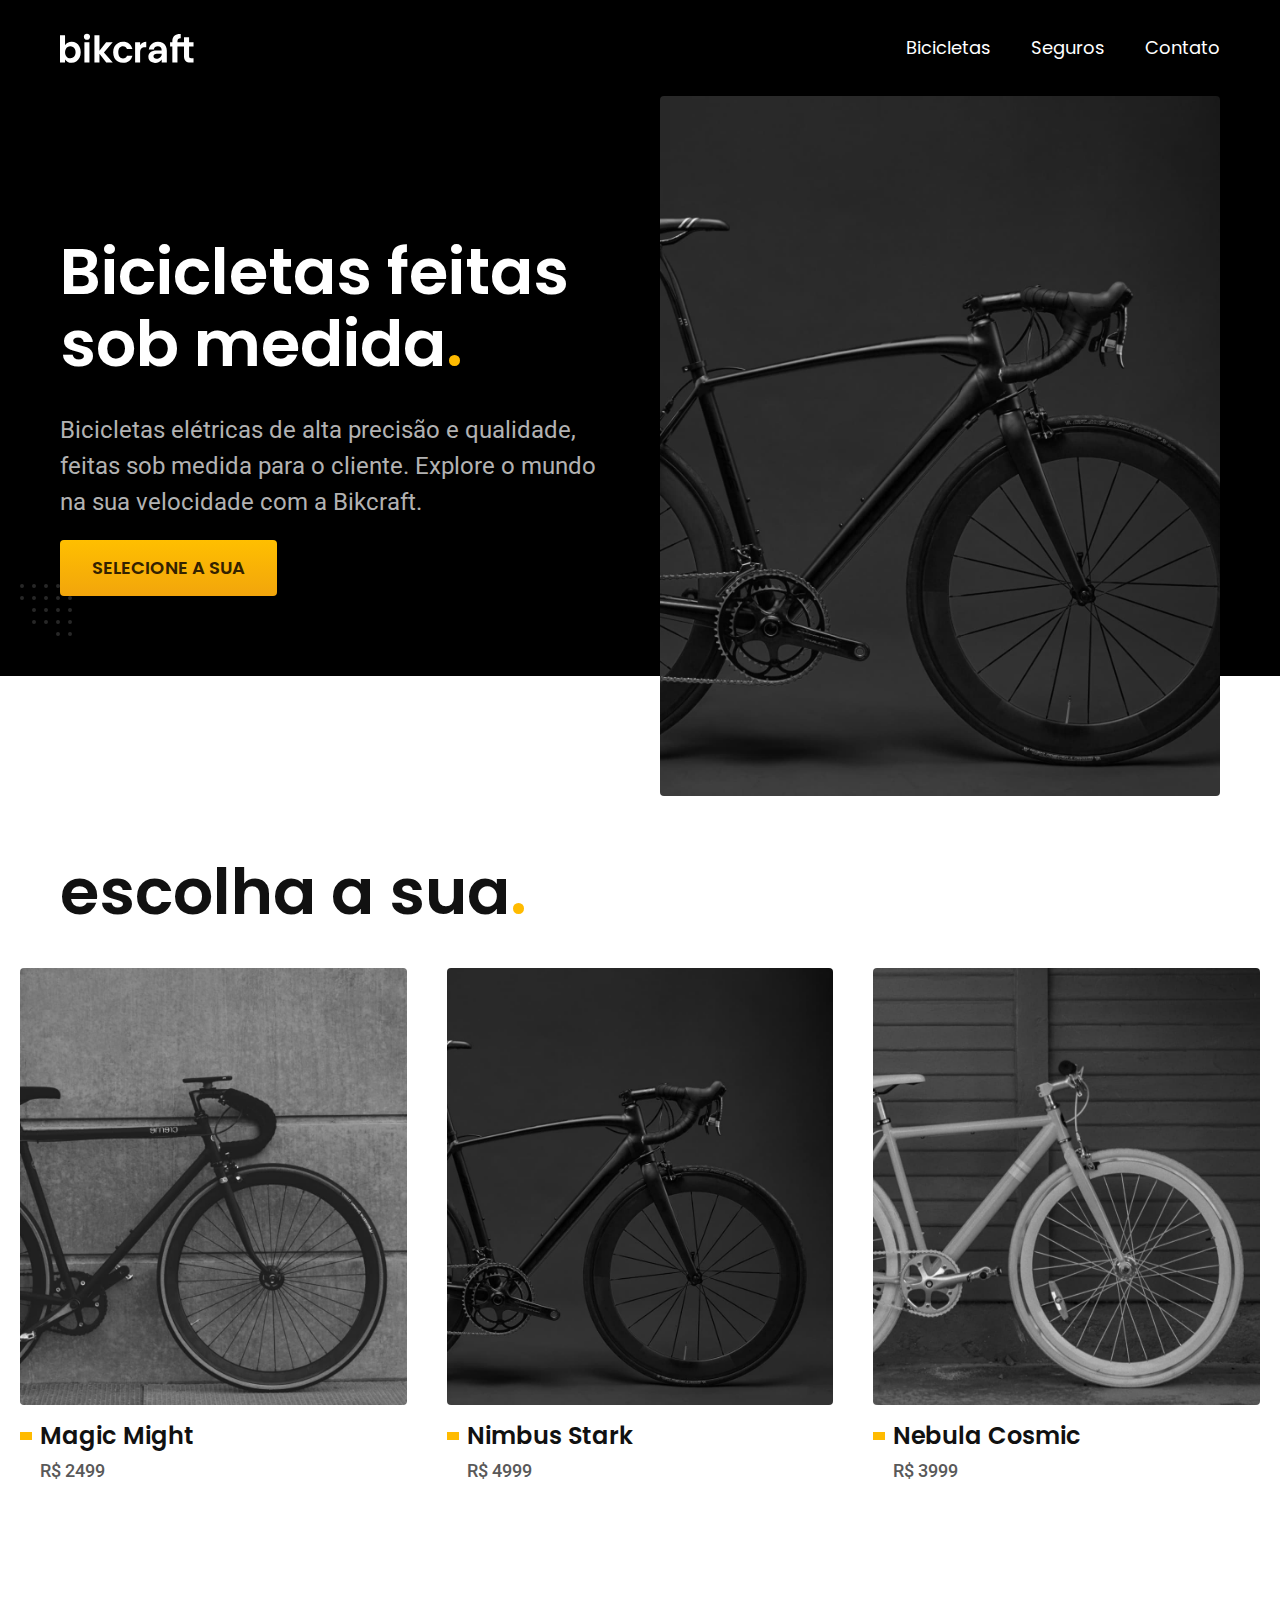
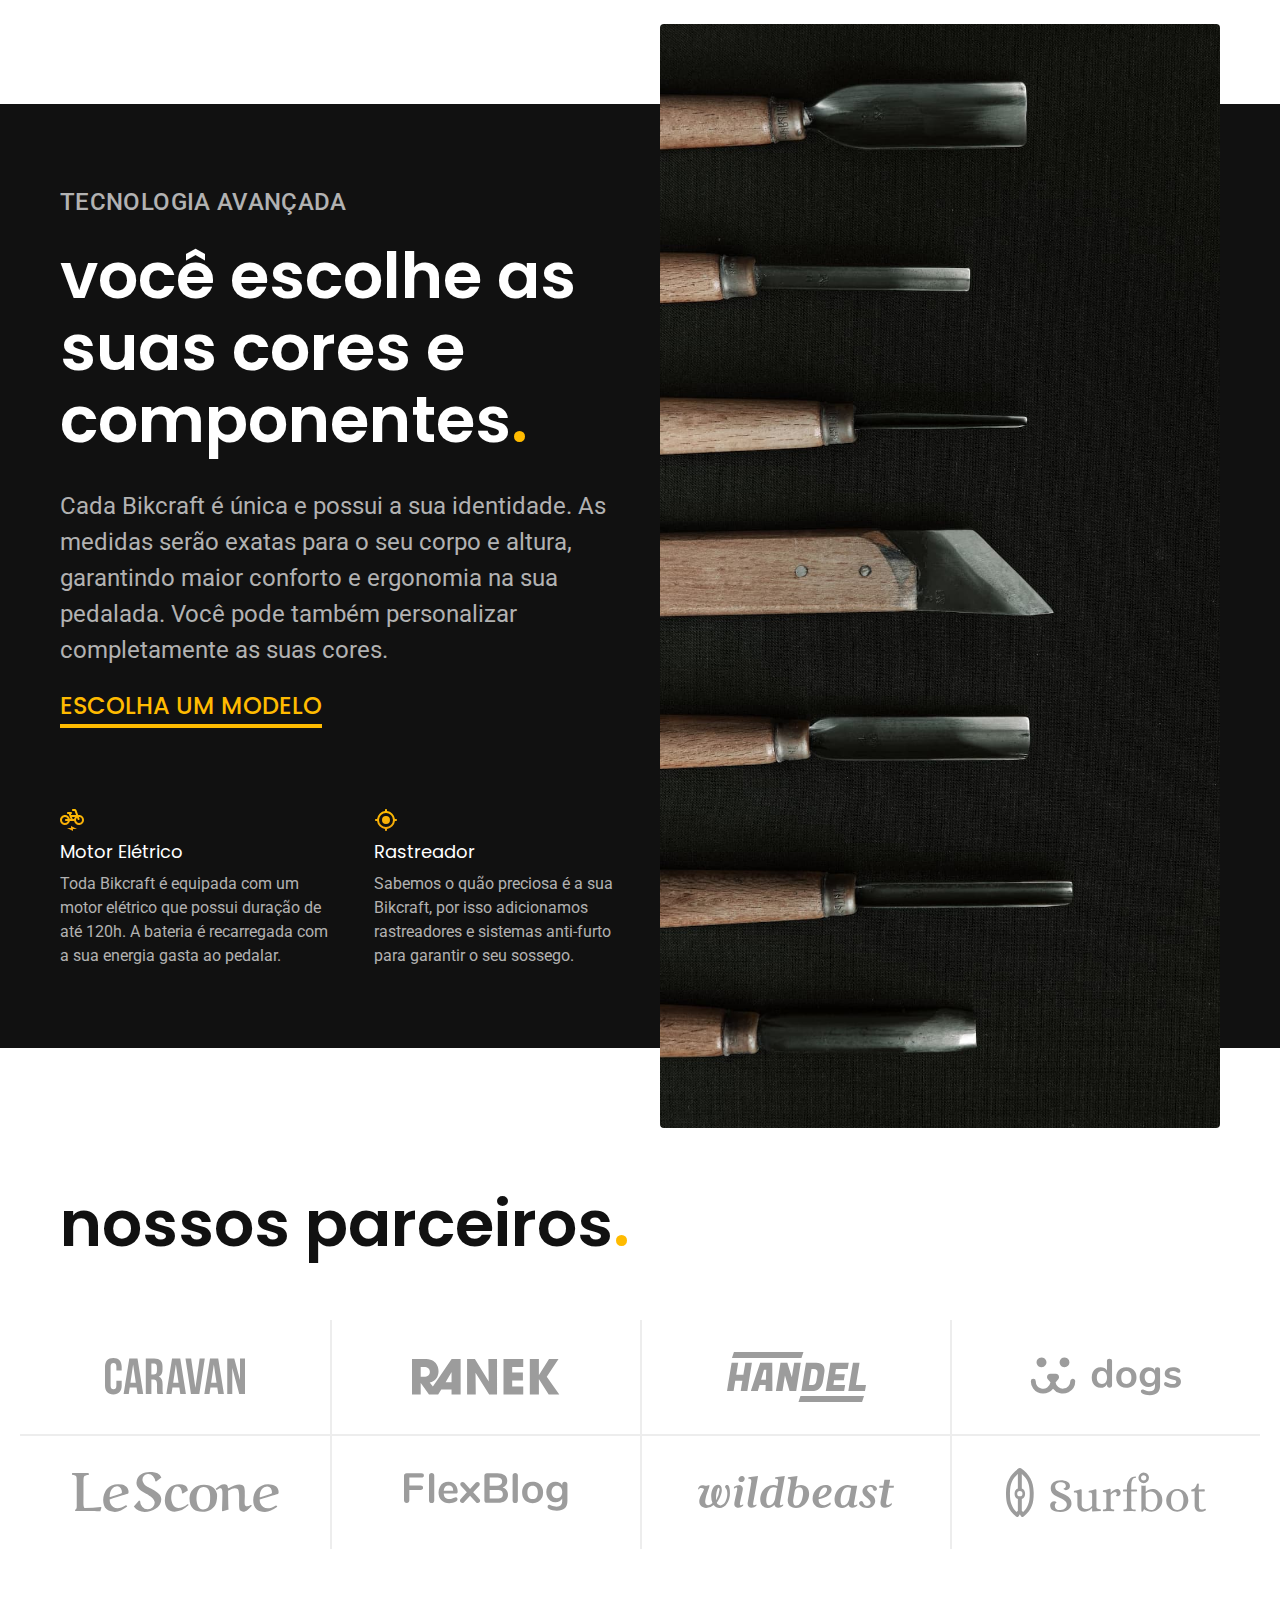
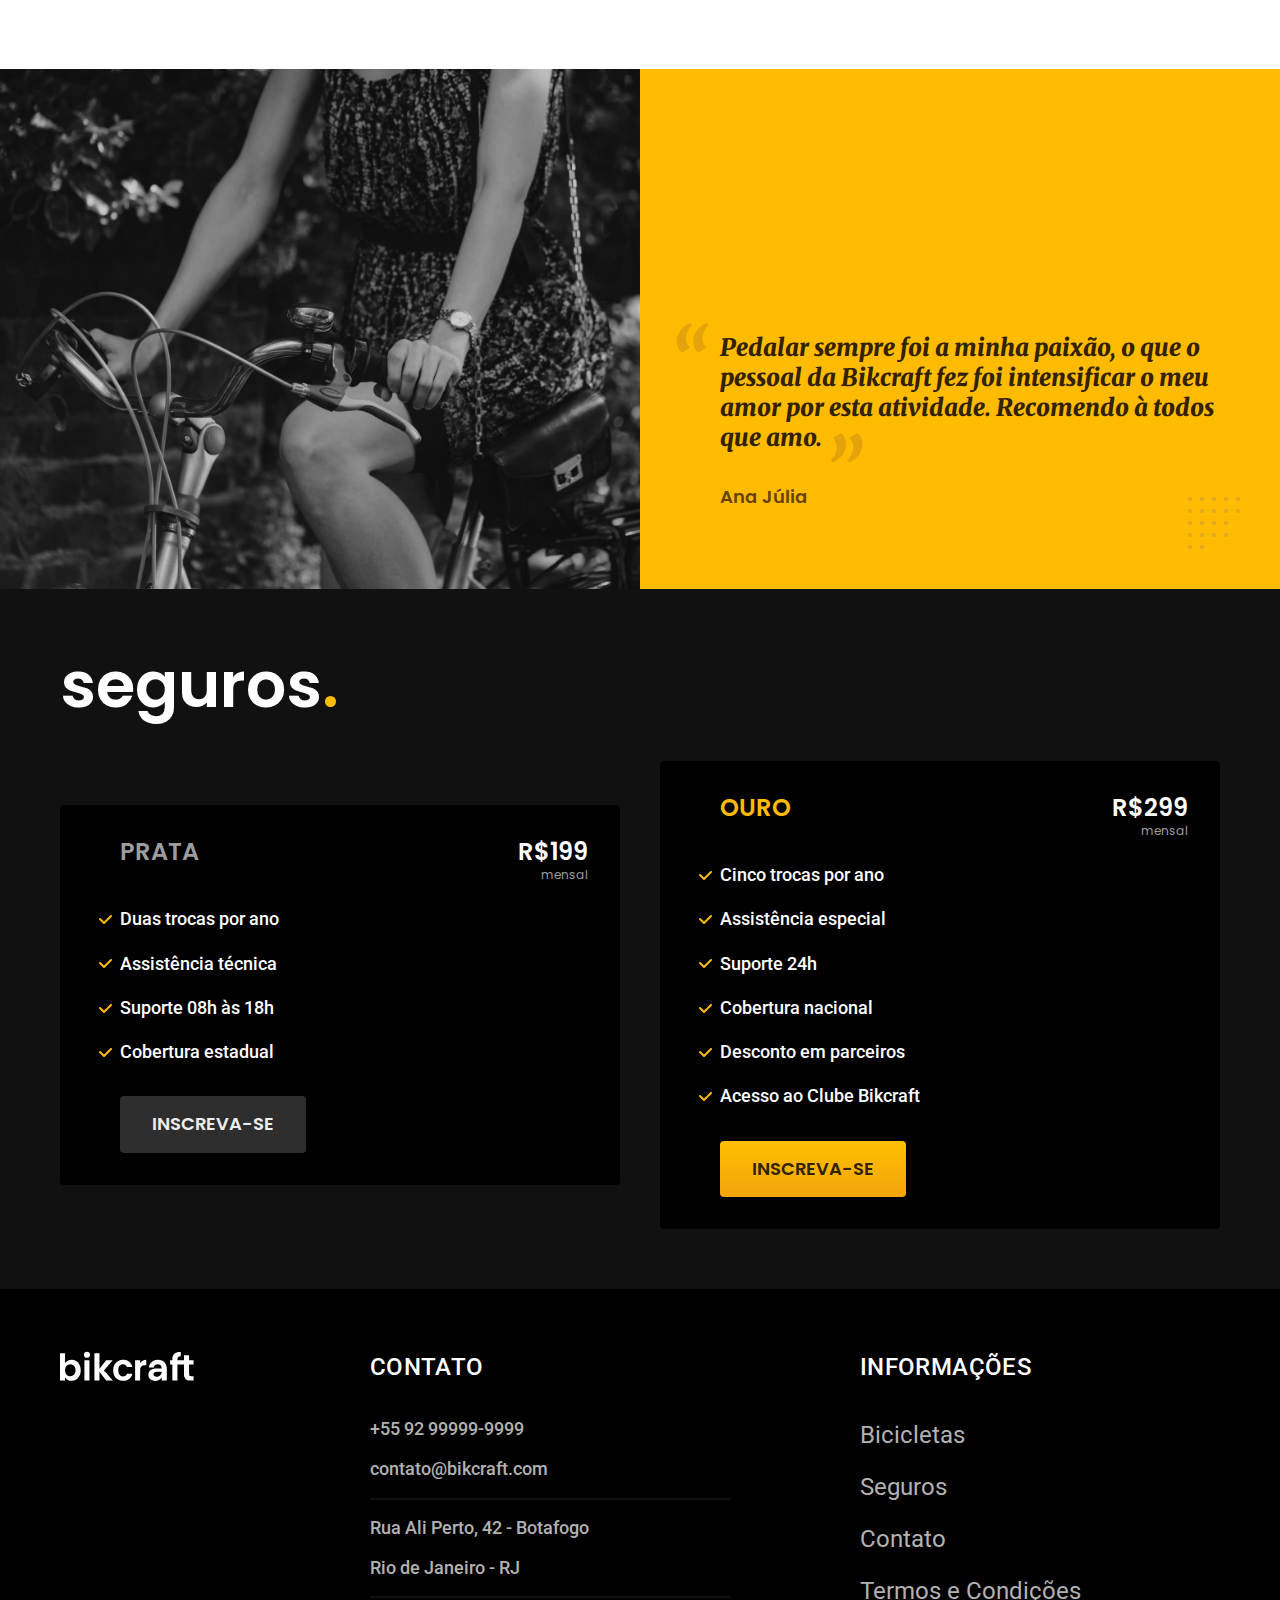
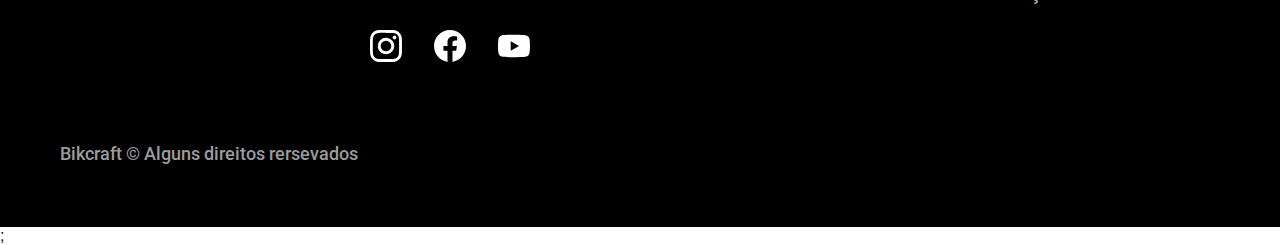
<file: index.html>
<!DOCTYPE html>

<html lang="pt-br">

<head>
  <meta charset="UTF-8">
  <meta name="viewport" content="width=device-width, initial-scale=1.0">
  <title>Bikcraft - Bicicletas Elétricas</title>
  <meta name="description" content="Bicicletas elétricas de alta precisão e qualidade, feitas sob medida para você. Explore o mundo na sua velocidade com a Bikcraft.">

  <link rel="icon" href="./favicon.svg" type="image/svg+xml">
  <link rel="preload" href="./css/style.min.css" as="style">
  <link rel="stylesheet" href="./css/style.min.css">

  <link rel="preconnect" href="https://fonts.googleapis.com">
  <link rel="preconnect" href="https://fonts.gstatic.com" crossorigin>
  <link href="https://fonts.googleapis.com/css2?family=Merriweather:ital,wght@1,900&family=Poppins:wght@400;600&family=Roboto:wght@400;500&display=swap" rel="stylesheet">

  <script>document.documentElement.classList.add("js")</script>

</head>

<body>
  <header class="header-bg">
    <div class="header container">
      <a href="./"><img src="./img/bikcraft.svg" width="136" height="34" alt="Bikcraft">
      </a>

      <nav aria-label="primária">
        <ul class="header-menu font-1-m cor-0">
          <li><a href="./bicicletas.html">Bicicletas</a></li>
          <li><a href="./seguros.html">Seguros</a></li>
          <li><a href="./contato.html">Contato</a></li>
        </ul>
      </nav>
    </div>
  </header>

  <main class="introducao-bg">
    <div class="introducao container">
      <div class="introducao-conteudo">
        <h1 class="font-1-xxl cor-0 fadeInDown" data-anime="200">Bicicletas feitas sob medida<span class="cor-p1">.</span></h1>
        <p class="font-2-l cor-5 fadeInDown" data-anime="400">Bicicletas elétricas de alta precisão e qualidade, feitas sob medida para o cliente. Explore o mundo na sua velocidade com a Bikcraft.</p>
        <a class="botao fadeInDown" data-anime="600" href="./bicicletas.html">Selecione a sua</a>
      </div>
      <picture data-anime="800" class="fadeInDown">
        <source media="(max-width: 800px)" srcset="./img/bicicletas/nimbus.jpg">
        <img src=" ./img/fotos/introducao.jpg" width="1280" height="1600" alt="Bicicletas elétrica preta">
      </picture>
    </div>

  </main>

  <article class="bicicletas-lista">
    <h2 class="font-1-xxl container fadeInDown" data-anime="850">escolha a sua<span class="cor-p1">.</span></h2>

    <ul class="fadeInDown" data-anime="900">
      <li>
        <a href="./bicicletas/magic.html">
          <img src="./img/bicicletas/magic-home.jpg" width="920" height="1040" alt="Bicicleta preta">
          <h3 class="font-1-xl">Magic Might</h3>
          <span class="font-2-m cor-8">R$ 2499</span>
        </a>
      </li>
      <li>
        <a href="./bicicletas/nimbus.html">
          <img src="./img/bicicletas/nimbus-home.jpg" width="920" height="1040" alt="Bicicleta preta">
          <h3 class="font-1-xl">Nimbus Stark</h3>
          <span class="font-2-m cor-8">R$ 4999</span>
        </a>
      </li>
      <li>
        <a href="./bicicletas/nebula.html">
          <img src="./img/bicicletas/nebula-home.jpg" width="920" height="1040" alt="Bicicleta branca">
          <h3 class="font-1-xl">Nebula Cosmic</h3>
          <span class="font-2-m cor-8">R$ 3999</span>
        </a>
      </li>
    </ul>
  </article>

  <article class="tecnologia-bg">
    <div class="tecnologia container">
      <div class="tecnologia-conteudo">
        <span class="font-2-l-b cor-5">Tecnologia Avançada</span>
        <h2 class="font-1-xxl cor-0">você escolhe as suas cores e componentes<span class="cor-p1">.</span></h2>
        <p class="font-2-l cor-5">Cada Bikcraft é única e possui a sua identidade. As medidas serão exatas para o seu corpo e altura, garantindo maior conforto e ergonomia na sua pedalada. Você pode também personalizar completamente as suas cores.
        </p>
        <a class="link" href="">Escolha um modelo</a>
        <div class="tecnologia-vantagens">
          <div>
            <img src="./img/icones/eletrica.svg" width="24" height="24" alt="">
            <h3 class="font-1-m cor-0">Motor Elétrico</h3>
            <p class="font-2-s cor-5">Toda Bikcraft é equipada com um motor elétrico que possui duração de até 120h. A bateria é recarregada com a sua energia gasta ao pedalar.</p>
          </div>
          <div>
            <img src="./img/icones/rastreador.svg" width="24" height="24" alt="">
            <h3 class="font-1-m cor-0">Rastreador</h3>
            <p class="font-2-s cor-5">Sabemos o quão preciosa é a sua Bikcraft, por isso adicionamos rastreadores e sistemas anti-furto para garantir o seu sossego.</p>
          </div>
        </div>
      </div>
      <div class="tecnologia-imagem">
        <img src="./img/fotos/tecnologia.jpg" width="1200" height="1920" alt="">
      </div>
    </div>
  </article>

  <section class="parceiros" aria-label="Nossos Parceiros">
    <h2 class="font-1-xxl container">nossos parceiros<span class="cor-p1">.</span></h2>
    <ul>
      <li><img src="/img/parceiros/caravan.svg" width="140" height="38" alt="caravan"></li>
      <li><img src="/img/parceiros/ranek.svg" width="148" height="36" alt="ranek"></li>
      <li><img src="/img/parceiros/handel.svg" width="139" height="50" alt="handel"></li>
      <li><img src="/img/parceiros/dogs.svg" width="152" height="39" alt="dogs"></li>
      <li><img src="/img/parceiros/lescone.svg" width="208" height="41" alt="lescone"></li>
      <li><img src="/img/parceiros/flexblog.svg" width="164" height="38" alt="flexblog"></li>
      <li><img src="/img/parceiros/wildbeast.svg" width="196" height="34" alt="wildbeast"></li>
      <li><img src="/img/parceiros/surfbot.svg" width="200" height="49" alt="surfbot"></li>
    </ul>
  </section>

  <section class="depoimento" aria-label="Depoimento">
    <div>
      <img src="./img/fotos/depoimento.jpg" width="1560" height="1360" alt="Pessoa pedalando uma Bikcraft.">
    </div>
    <div class="depoimento-conteudo">
      <blockquote class="font-1-xl cor-p5">
        <p>Pedalar sempre foi a minha paixão, o que o pessoal da Bikcraft fez foi intensificar o meu amor por esta atividade. Recomendo à todos que amo.</p>
      </blockquote>
      <span class="font-1-m-b cor-p4">Ana Júlia</span>
    </div>
  </section>

  <article class="seguros-bg">
    <div class="seguros container">
      <h2 class="font-1-xxl cor-0">seguros<span class="cor-p1">.</span></h2>
      <div class="seguros-item">
        <h3 class="font-1-xl cor-6">
          PRATA
        </h3>
        <span class="font-1-xl cor-0">R$199 <span class="font-1-xs cor-6">mensal</span></span>
        <ul class="font-2-m cor-0">
          <li>Duas trocas por ano</li>
          <li>Assistência técnica</li>
          <li>Suporte 08h às 18h</li>
          <li>Cobertura estadual</li>
        </ul>
        <a class="botao secundario" href="./orcamento.html?tipo=seguro&produto=prata">Inscreva-se</a>
      </div>
      <div class="seguros-item">
        <h3 class="font-1-xl cor-p1">
          OURO
        </h3>
        <span class="font-1-xl cor-0">R$299 <span class="font-1-xs cor-6">mensal</span></span>
        <ul class="font-2-m cor-0">
          <li>Cinco trocas por ano</li>
          <li>Assistência especial</li>
          <li>Suporte 24h</li>
          <li>Cobertura nacional</li>
          <li>Desconto em parceiros</li>
          <li>Acesso ao Clube Bikcraft</li>
        </ul>
        <a class="botao" href="./orcamento.html?tipo=seguro&produto=ouro">Inscreva-se</a>
      </div>
    </div>
  </article>

  <footer class="footer-bg">
    <div class="footer container">
      <img src="./img/bikcraft.svg" width="136" height="34" alt="Bikcraft">
      <div class="footer-contato">
        <h3 class="font-2-l-b cor-0">Contato</h3>
        <ul class="font-2-m cor-5">
          <li><a href="tel:+55929999999999">+55 92 99999-9999</a></li>
          <li><a href="mailto:contato@bikcraft.com">contato@bikcraft.com</a></li>
          <li>Rua Ali Perto, 42 - Botafogo</li>
          <li>Rio de Janeiro - RJ</li>
        </ul>
        <div class="footer-redes">
          <a href="https://www.instagram.com">
            <img src="./img/redes/instagram.svg" width="32" height="32" alt="Instagram">
          </a>
          <a href="https://www.facebook.com">
            <img src="./img/redes/facebook.svg" width="32" height="32" alt="Facebook">
          </a><a href="https://www.youtube.com">
            <img src="./img/redes/youtube.svg" width="32" height="32" alt="Youtube">
          </a>
        </div>
      </div>
      <div class="footer-informacoes">
        <h3 class="font-2-l-b cor-0">Informações</h3>
        <nav>
          <ul class="font-2-l cor-5">
            <li><a href="./bicicletas.html">Bicicletas</a></li>
            <li><a href="./seguros.html">Seguros</a></li>
            <li><a href="./contato.html">Contato</a></li>
            <li><a href="./termos.html">Termos e Condições</a></li>
          </ul>
        </nav>
      </div>
      <p class="footer-copy font-2-m cor-6">Bikcraft © Alguns direitos rersevados</p>
    </div>
  </footer>

  <script src="./js/plugins/simple-anime.js"></script>;
  <script src="./js/script.js"></script>
</body>

</html>
</file>
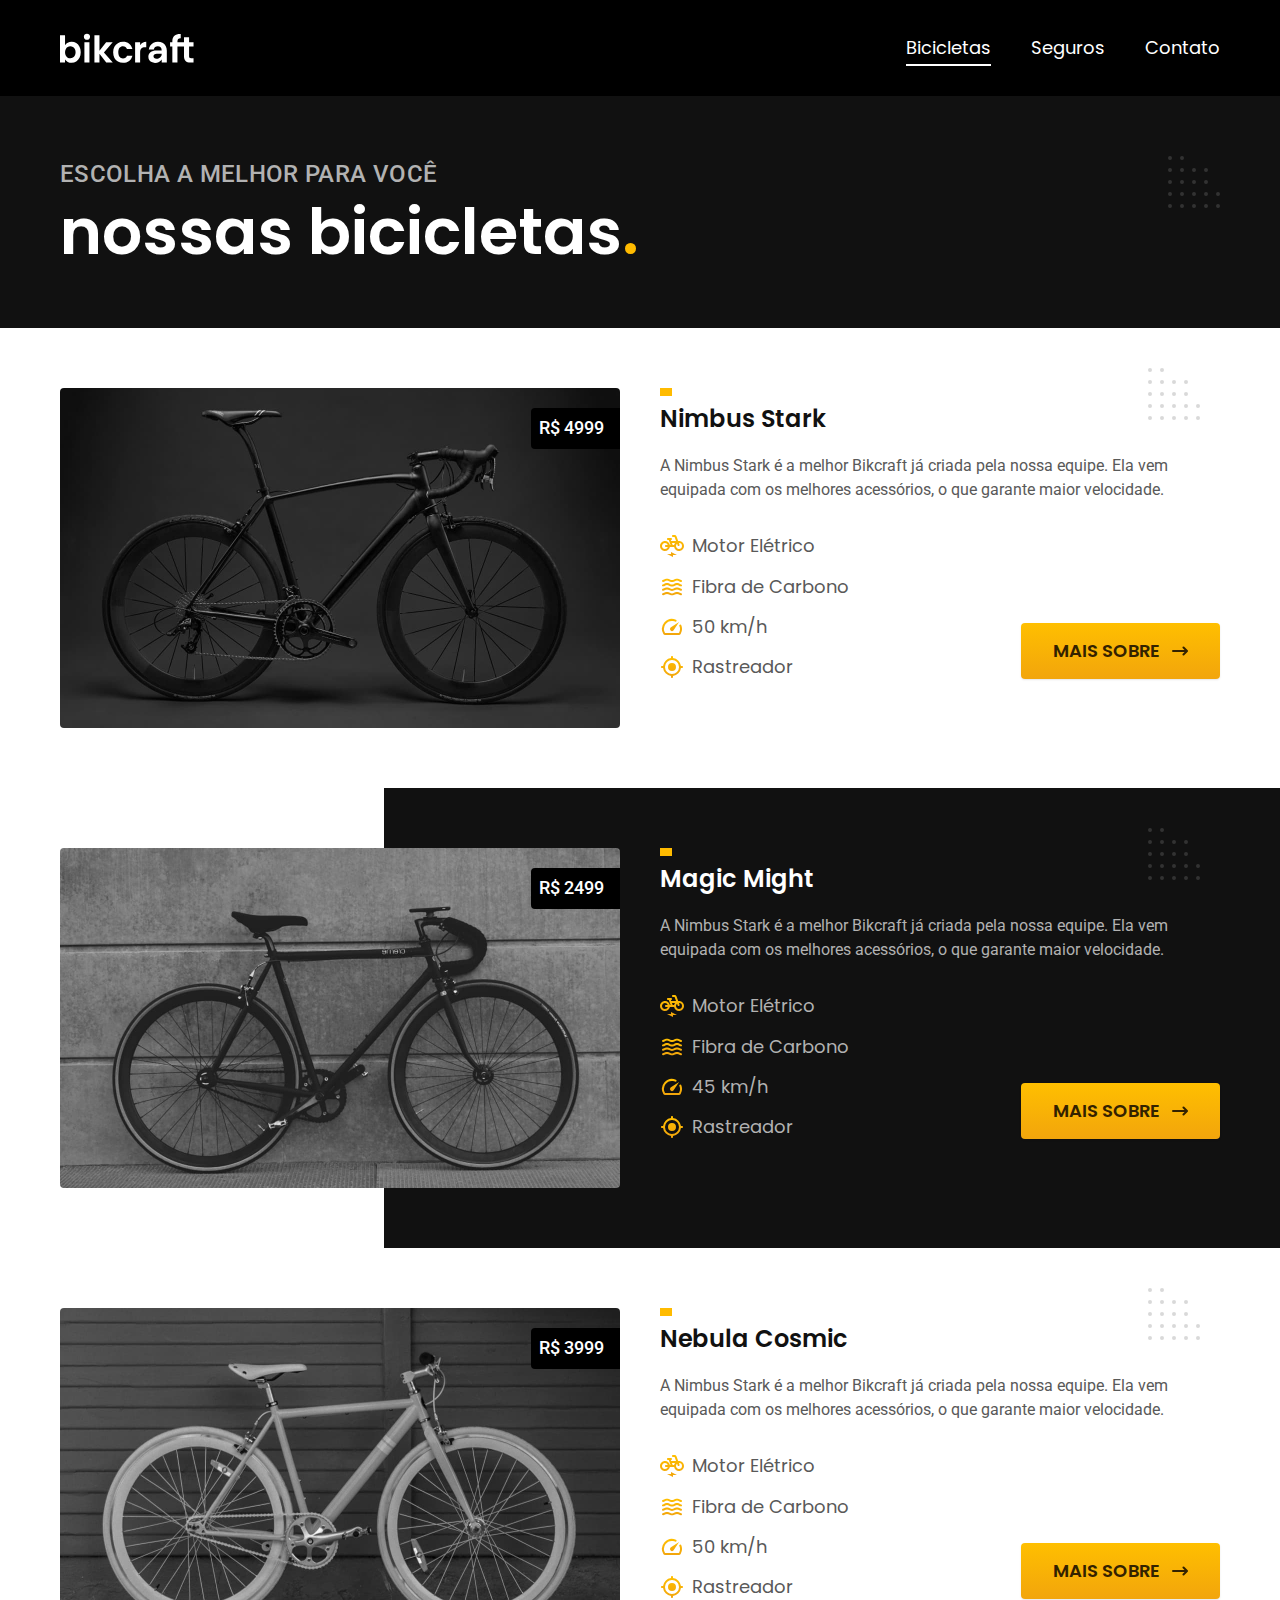
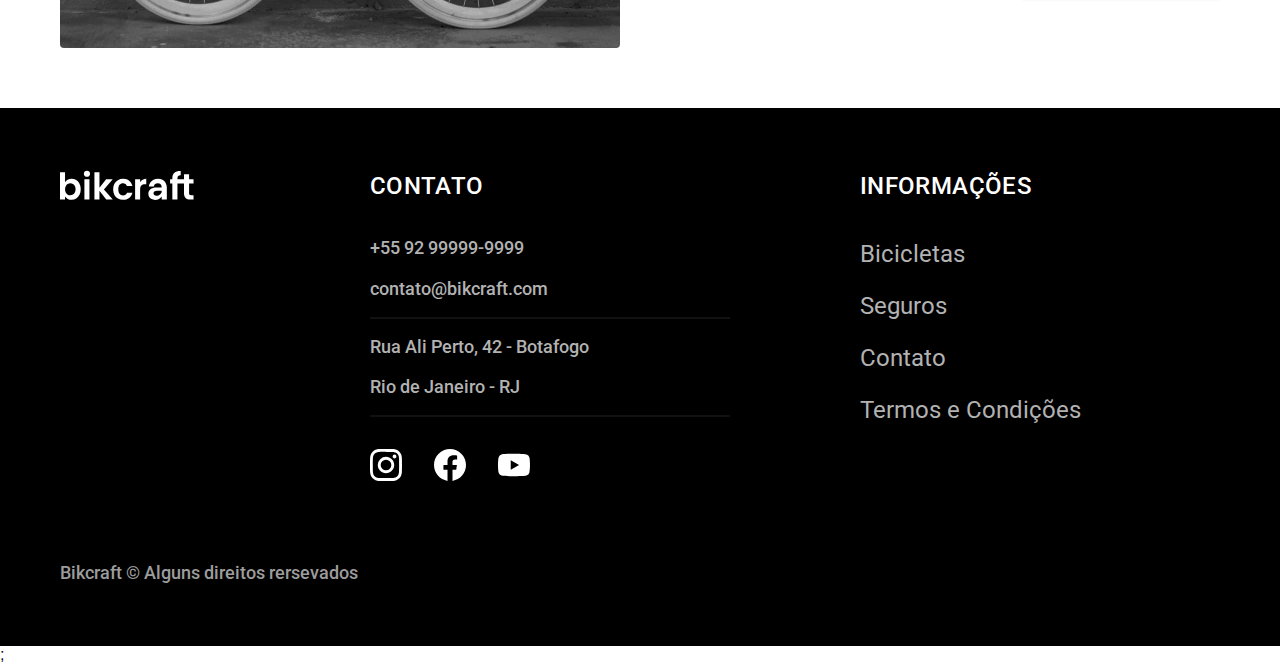
<file: bicicletas.html>
<!DOCTYPE html>

<html lang="pt-br">

<head>
  <meta charset="UTF-8">
  <meta name="viewport" content="width=device-width, initial-scale=1.0">
  <title>Bicicletas | Bikcraft</title>
  <meta name="description" content="Termos e condições.">
  <link rel="icon" href="./favicon.svg" type="image/svg+xml">
  <link rel="preload" href="./css/style.min.css" as="style">
  <link rel="stylesheet" href="./css/style.min.css">

  <link rel="preconnect" href="https://fonts.googleapis.com">
  <link rel="preconnect" href="https://fonts.gstatic.com" crossorigin>
  <link href="https://fonts.googleapis.com/css2?family=Merriweather:ital,wght@1,900&family=Poppins:wght@400;600&family=Roboto:wght@400;500&display=swap" rel="stylesheet">
  <script>document.documentElement.classList.add("js")</script>
</head>

<body id="bicicletas">
  <header class="header-bg">
    <div class="header container">
      <a href="./"><img src="./img/bikcraft.svg" width="136" height="34" alt="Bikcraft">
      </a>

      <nav aria-label="primária">
        <ul class="header-menu font-1-m cor-0">
          <li><a href="./bicicletas.html">Bicicletas</a></li>
          <li><a href="./seguros.html">Seguros</a></li>
          <li><a href="./contato.html">Contato</a></li>
        </ul>
      </nav>
    </div>
  </header>

  <main>
    <div class="titulo-bg">
      <div class="titulo container">
        <p class="font-2-l-b cor-5 fadeInDown" data-anime="200">Escolha a melhor para você</p>
        <h1 class="font-1-xxl cor-0 fadeInDown" data-anime="300">nossas bicicletas<span class="cor-p1">.</span></h1>
      </div>
    </div>

    <div class="bicicletas container">
      <div class="bicicletas-imagem" data-anime="200">
        <img src="./img/bicicletas/nimbus.jpg" alt="Bicicleta preta">
        <span class="font-2-m cor-0">R$ 4999</span>
      </div>
      <div class="bicicletas-conteudo fadeInRight" data-anime="200">
        <h2 class="font-1-xl">Nimbus Stark</h2>
        <p class="font-2-s cor-8">A Nimbus Stark é a melhor Bikcraft já criada pela nossa equipe. Ela vem equipada com os melhores acessórios, o que garante maior velocidade. </p>
        <ul class="font-1-m cor-8">
          <li>
            <img src="./img/icones/eletrica.svg" alt="">
            Motor Elétrico
          </li>
          <li>
            <img src="./img/icones/carbono.svg" alt="">
            Fibra de Carbono
          </li>
          <li>
            <img src="./img/icones/velocidade.svg" alt="">
            50 km/h
          </li>
          <li>
            <img src="./img/icones/rastreador.svg" alt="">
            Rastreador
          </li>
        </ul>
        <a class="botao seta" href="./bicicletas/nimbus.html ">Mais Sobre</a>
      </div>
    </div>

    <div class="bicicletas-bg">
      <div class="bicicletas container" data-anime="200">
        <div class="bicicletas-imagem">
          <img src="./img/bicicletas/magic.jpg" alt="Bicicleta preta">
          <span class="font-2-m cor-0">R$ 2499</span>
        </div>
        <div class="bicicletas-conteudo fadeInRight" data-anime="200">
          <h2 class="font-1-xl cor-0">Magic Might</h2>
          <p class="font-2-s cor-5">A Nimbus Stark é a melhor Bikcraft já criada pela nossa equipe. Ela vem equipada com os melhores acessórios, o que garante maior velocidade. </p>
          <ul class="font-1-m cor-5">
            <li>
              <img src="./img/icones/eletrica.svg" alt="">
              Motor Elétrico
            </li>
            <li>
              <img src="./img/icones/carbono.svg" alt="">
              Fibra de Carbono
            </li>
            <li>
              <img src="./img/icones/velocidade.svg" alt="">
              45 km/h
            </li>
            <li>
              <img src="./img/icones/rastreador.svg" alt="">
              Rastreador
            </li>
          </ul>
          <a class="botao seta" href="./bicicletas/magic.html ">Mais Sobre</a>
        </div>
      </div>
    </div>

    <div class="bicicletas container">
      <div class="bicicletas-imagem" data-anime="200">
        <img src="./img/bicicletas/nebula.jpg" alt="Bicicleta preta">
        <span class="font-2-m cor-0">R$ 3999</span>
      </div>
      <div class="bicicletas-conteudo fadeInRight" data-anime="200">
        <h2 class="font-1-xl">Nebula Cosmic</h2>
        <p class="font-2-s cor-8">A Nimbus Stark é a melhor Bikcraft já criada pela nossa equipe. Ela vem equipada com os melhores acessórios, o que garante maior velocidade. </p>
        <ul class="font-1-m cor-8">
          <li>
            <img src="./img/icones/eletrica.svg" alt="">
            Motor Elétrico
          </li>
          <li>
            <img src="./img/icones/carbono.svg" alt="">
            Fibra de Carbono
          </li>
          <li>
            <img src="./img/icones/velocidade.svg" alt="">
            50 km/h
          </li>
          <li>
            <img src="./img/icones/rastreador.svg" alt="">
            Rastreador
          </li>
        </ul>
        <a class="botao seta" href="./bicicletas/nebula.html ">Mais Sobre</a>
      </div>
    </div>

  </main>

  <footer class="footer-bg">
    <div class="footer container">
      <img src="./img/bikcraft.svg" alt="Bikcraft">
      <div class="footer-contato">
        <h3 class="font-2-l-b cor-0">Contato</h3>
        <ul class="font-2-m cor-5">
          <li><a href="tel:+55929999999999">+55 92 99999-9999</a></li>
          <li><a href="mailto:contato@bikcraft.com">contato@bikcraft.com</a></li>
          <li>Rua Ali Perto, 42 - Botafogo</li>
          <li>Rio de Janeiro - RJ</li>
        </ul>
        <div class="footer-redes">
          <a href="https://www.instagram.com">
            <img src="./img/redes/instagram.svg" alt="Instagram">
          </a>
          <a href="https://www.facebook.com">
            <img src="./img/redes/facebook.svg" alt="Facebook">
          </a><a href="https://www.youtube.com">
            <img src="./img/redes/youtube.svg" alt="Youtube">
          </a>
        </div>
      </div>
      <div class="footer-informacoes">
        <h3 class="font-2-l-b cor-0">Informações</h3>
        <nav>
          <ul class="font-2-l cor-5">
            <li><a href="./bicicletas.html">Bicicletas</a></li>
            <li><a href="./seguros.html">Seguros</a></li>
            <li><a href="./contato.html">Contato</a></li>
            <li><a href="./termos.html">Termos e Condições</a></li>
          </ul>
        </nav>
      </div>
      <p class="footer-copy font-2-m cor-6">Bikcraft © Alguns direitos rersevados</p>
    </div>
  </footer>
  <script src="./js/plugins/simple-anime.js"></script>;
  <script src="./js/script.js"></script>
</body>

</html>
</file>
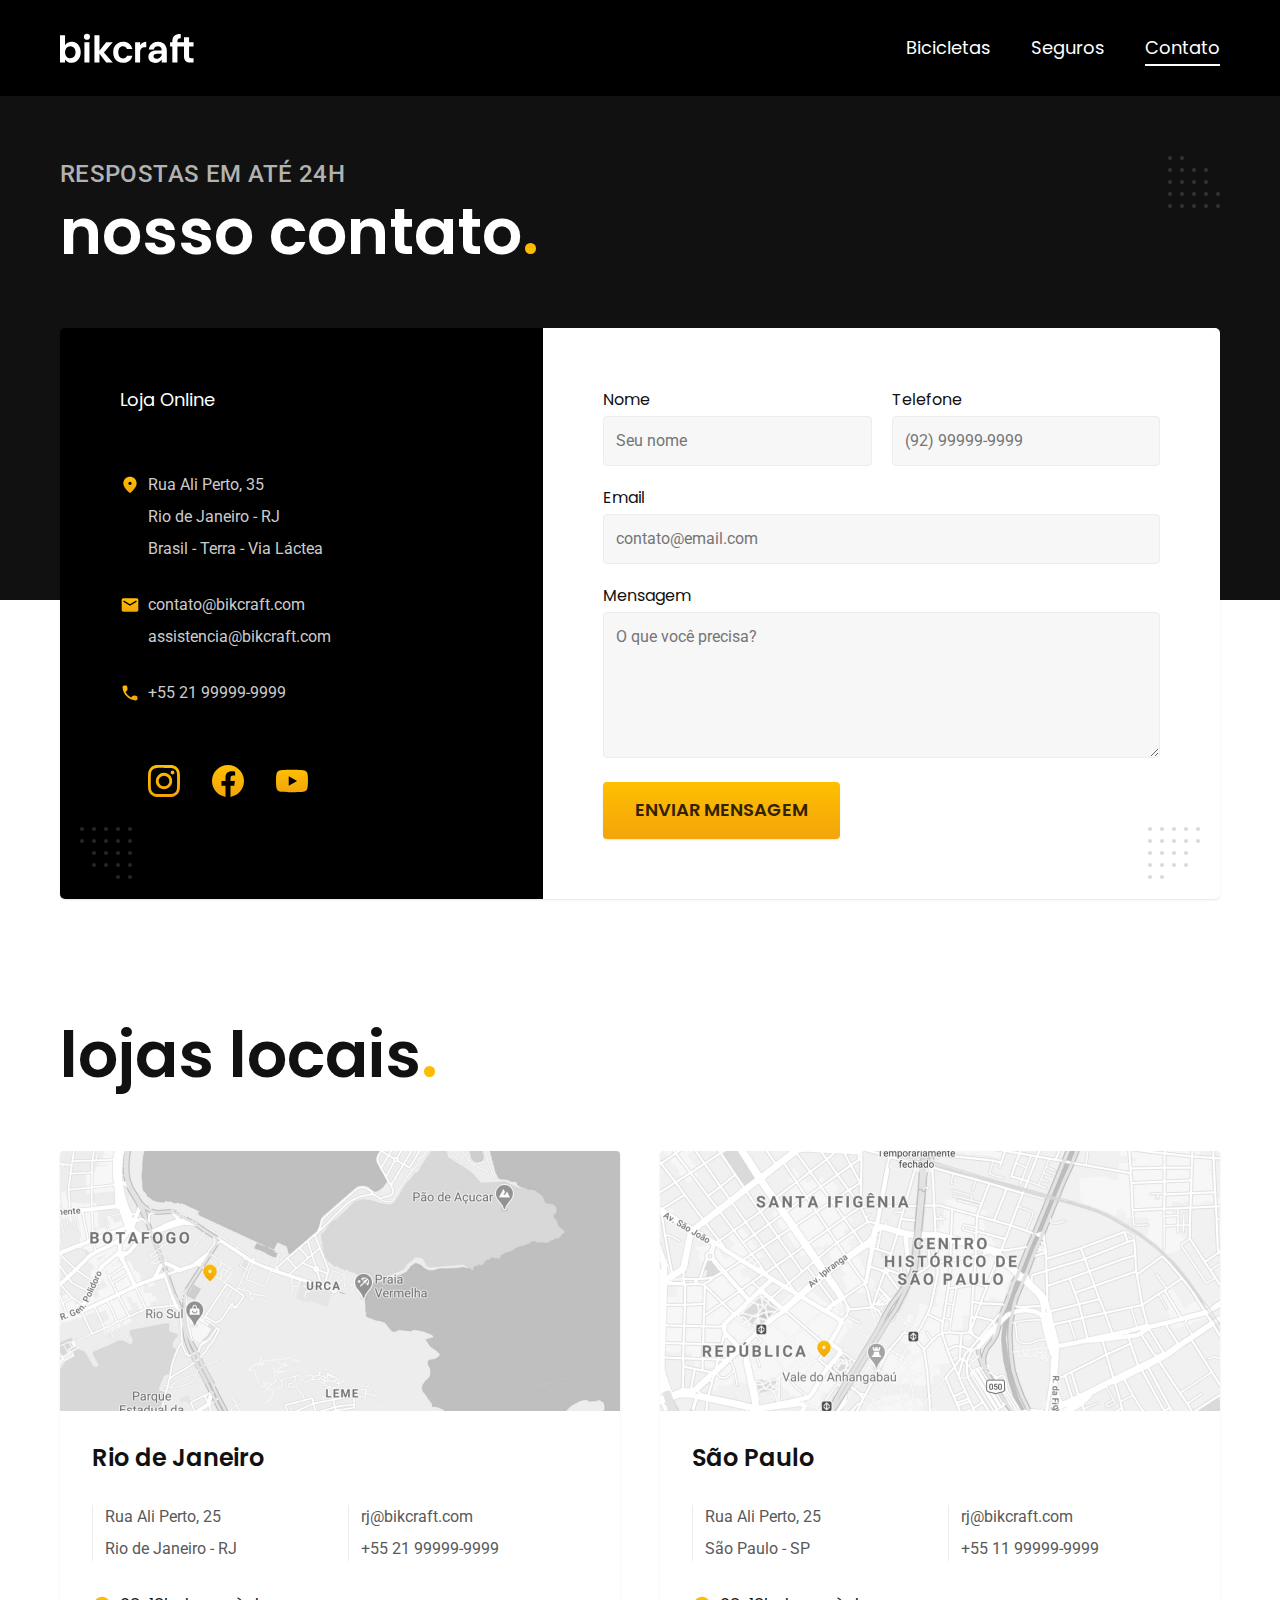
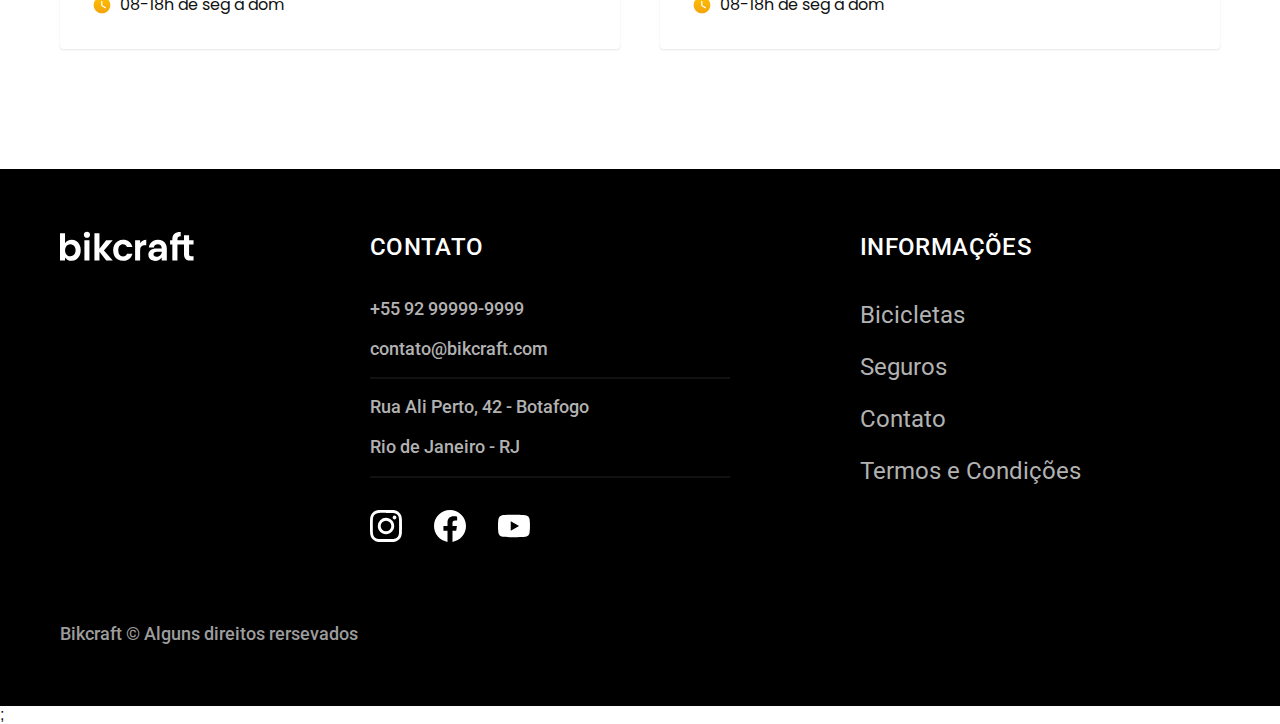
<file: contato.html>
<!DOCTYPE html>

<html lang="pt-br">

<head>
  <meta charset="UTF-8">
  <meta name="viewport" content="width=device-width, initial-scale=1.0">
  <title>Contato | Bikcraft</title>
  <meta name="description" content="Contato.">
  <link rel="icon" href="./favicon.svg" type="image/svg+xml">
  <link rel="preload" href="./css/style.min.css" as="style">
  <link rel="stylesheet" href="./css/style.min.css">

  <link rel="preconnect" href="https://fonts.googleapis.com">
  <link rel="preconnect" href="https://fonts.gstatic.com" crossorigin>
  <link href="https://fonts.googleapis.com/css2?family=Merriweather:ital,wght@1,900&family=Poppins:wght@400;600&family=Roboto:wght@400;500&display=swap" rel="stylesheet">
  <script>document.documentElement.classList.add("js")</script>
</head>

<body id="contato">
  <header class="header-bg">
    <div class="header container">
      <a href="./"><img src="./img/bikcraft.svg" width="136" height="34" alt="Bikcraft">
      </a>

      <nav aria-label="primária">
        <ul class="header-menu font-1-m cor-0">
          <li><a href="./bicicletas.html">Bicicletas</a></li>
          <li><a href="./seguros.html">Seguros</a></li>
          <li><a href="./contato.html">Contato</a></li>
        </ul>
      </nav>
    </div>
  </header>

  <main>
    <div class="titulo-bg">
      <div class="titulo container">
        <p class="font-2-l-b cor-5 fadeInDown" data-anime="200">RESPOSTAS EM ATÉ 24H</p>
        <h1 class="font-1-xxl cor-0 fadeInDown" data-anime="300">nosso contato<span class="cor-p1">.</span></h1>
      </div>
    </div>

    <div class="contato container">
      <section class="contato-dados" aria-label="Endererço">
        <h2 class="font-1-m cor-0">Loja Online</h2>
        <div class="contato-endereco font-2-s cor-4">
          <p>Rua Ali Perto, 35</p>
          <p>Rio de Janeiro - RJ</p>
          <p>Brasil - Terra - Via Láctea</p>
        </div>
        <address class="contato-meios font-2-s cor-4">
          <a href="mailto:contato@bikcraft.com">contato@bikcraft.com</a>
          <a href="mailto:assistencia@bikcraft.com">assistencia@bikcraft.com</a>
          <a href="tel:+5521999999999">+55 21 99999-9999</a>
        </address>
        <div class="contato-redes">
          <a href="https://www.instagram.com">
            <img src="./img/redes/instagram-p.svg" alt="Instagram">
          </a>
          <a href="https://www.facebook.com">
            <img src="./img/redes/facebook-p.svg" alt="Facebook">
          </a><a href="https://www.youtube.com">
            <img src="./img/redes/youtube-p.svg" alt="Youtube">
          </a>
        </div>
      </section>

      <section class="contato-formulario" aria-label="Formulário">
        <form class="form" action="./contato.html">
          <div>
            <label for="nome">Nome</label>
            <input type="text" id="nome" name="nome" placeholder="Seu nome">
          </div>
          <div>
            <label for="telefone">Telefone</label>
            <input type="text" id="telefone" name="telefone" placeholder="(92) 99999-9999">
          </div>
          <div class="col-2">
            <label for="email">Email</label>
            <input type="email" id="email" name="email" placeholder="contato@email.com" required>
          </div>
          <div class="col-2">
            <label for="menagem">Mensagem</label>
            <textarea rows="5" id="mensagem" name="mensagem" placeholder="O que você precisa?"></textarea>
          </div>
          <button class="botao col-2">Enviar Mensagem</button>
        </form>
      </section>
    </div>
  </main>

  <article class="lojas container">
    <h2 class="font-1-xxl">lojas locais<span class="cor-p1">.</span></h2>
    <div class="lojas-item">
      <img src="./img/lojas/manaus.jpg" alt="mapa marcando o enderço em Rua Ali Perto, 25- Rio de Janeiro - RJ">
      <div class="lojas-conteudo">
        <h3 class="font-1-xl">Rio de Janeiro</h3>
        <div class="lojas-dados font-2-s cor-8">
          <p>Rua Ali Perto, 25</p>
          <p>Rio de Janeiro - RJ</p>
        </div>
        <div class="lojas-dados font-2-s cor-8">
          <a href="mailto:rj@bikcraft.com">rj@bikcraft.com</a>
          <a href="tel:+5521999999999">+55 21 99999-9999</a>
        </div>
        <p class="lojas-tempo font-1-s"><img src="./img/icones/horario.svg" alt="">08-18h de seg à dom</p>
      </div>
    </div>

    <div class="lojas-item">
      <img src="./img/lojas/sp.jpg" alt="mapa marcando o enderço em Rua Ali Perto, 25- São Paulo - SP">
      <div class="lojas-conteudo">
        <h3 class="font-1-xl">São Paulo</h3>
        <div class="lojas-dados font-2-s cor-8">
          <p>Rua Ali Perto, 25</p>
          <p>São Paulo - SP</p>
        </div>
        <div class="lojas-dados font-2-s cor-8">
          <a href="mailto:sp@bikcraft.com">rj@bikcraft.com</a>
          <a href="tel:+5511999999999">+55 11 99999-9999</a>
        </div>
        <p class="lojas-tempo font-1-s"><img src="./img/icones/horario.svg" alt="">08-18h de seg à dom</p>
      </div>
  </article>

  <footer class="footer-bg">
    <div class="footer container">
      <img src="./img/bikcraft.svg" alt="Bikcraft">
      <div class="footer-contato">
        <h3 class="font-2-l-b cor-0">Contato</h3>
        <ul class="font-2-m cor-5">
          <li><a href="tel:+55929999999999">+55 92 99999-9999</a></li>
          <li><a href="mailto:contato@bikcraft.com">contato@bikcraft.com</a></li>
          <li>Rua Ali Perto, 42 - Botafogo</li>
          <li>Rio de Janeiro - RJ</li>
        </ul>
        <div class="footer-redes">
          <a href="https://www.instagram.com">
            <img src="./img/redes/instagram.svg" alt="Instagram">
          </a>
          <a href="https://www.facebook.com">
            <img src="./img/redes/facebook.svg" alt="Facebook">
          </a><a href="https://www.youtube.com">
            <img src="./img/redes/youtube.svg" alt="Youtube">
          </a>
        </div>
      </div>
      <div class="footer-informacoes">
        <h3 class="font-2-l-b cor-0">Informações</h3>
        <nav>
          <ul class="font-2-l cor-5">
            <li><a href="./bicicletas.html">Bicicletas</a></li>
            <li><a href="./seguros.html">Seguros</a></li>
            <li><a href="./contato.html">Contato</a></li>
            <li><a href="./termos.html">Termos e Condições</a></li>
          </ul>
        </nav>
      </div>
      <p class="footer-copy font-2-m cor-6">Bikcraft © Alguns direitos rersevados</p>
    </div>
  </footer>
  <script src="./js/plugins/simple-anime.js"></script>;
  <script src="./js/script.js"></script>
</body>

</html>
</file>
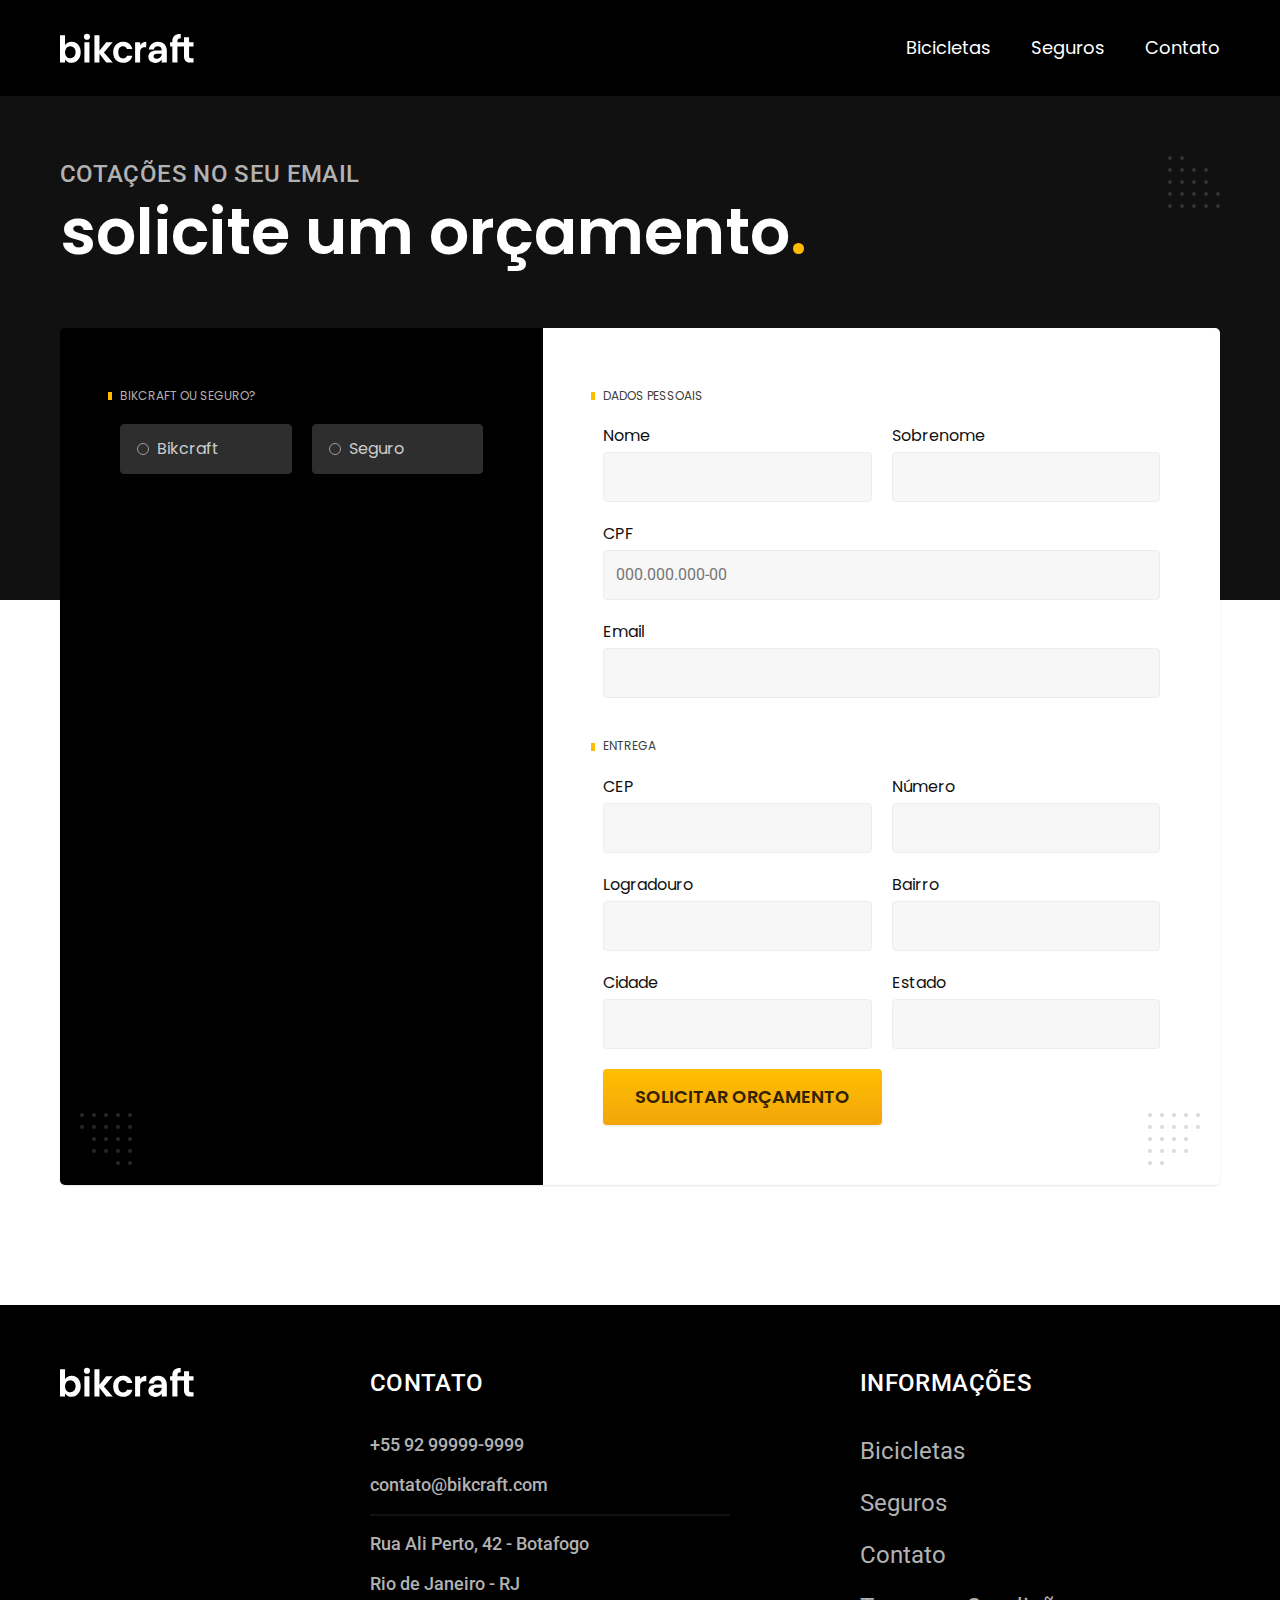
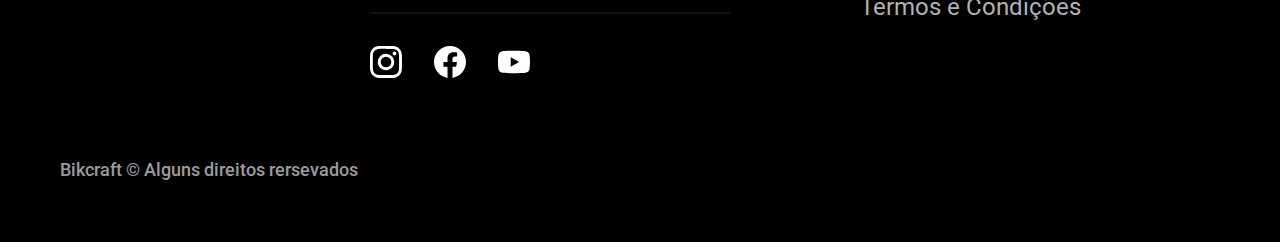
<file: orcamento.html>
<!DOCTYPE html>

<html lang="pt-br">

<head>
  <meta charset="UTF-8">
  <meta name="viewport" content="width=device-width, initial-scale=1.0">
  <title>Orçamento | Bikcraft</title>
  <meta name="description" content="Orçamento.">
  <link rel="icon" href="./favicon.svg" type="image/svg+xml">
  <link rel="preload" href="./css/style.min.css" as="style">
  <link rel="stylesheet" href="./css/style.min.css">

  <link rel="preconnect" href="https://fonts.googleapis.com">
  <link rel="preconnect" href="https://fonts.gstatic.com" crossorigin>
  <link href="https://fonts.googleapis.com/css2?family=Merriweather:ital,wght@1,900&family=Poppins:wght@400;600&family=Roboto:wght@400;500&display=swap" rel="stylesheet">
  <script>document.documentElement.classList.add("js")</script>
</head>

<body id="orcamento">
  <header class="header-bg">
    <div class="header container">
      <a href="./"><img src="./img/bikcraft.svg" width="136" height="34" alt="Bikcraft">
      </a>

      <nav aria-label="primária">
        <ul class="header-menu font-1-m cor-0">
          <li><a href="./bicicletas.html">Bicicletas</a></li>
          <li><a href="./seguros.html">Seguros</a></li>
          <li><a href="./contato.html">Contato</a></li>
        </ul>
      </nav>
    </div>
  </header>

  <main>
    <div class="titulo-bg">
      <div class="titulo container">
        <p class="font-2-l-b cor-5">Cotações no seu email</p>
        <h1 class="font-1-xxl cor-0">solicite um orçamento<span class="cor-p1">.</span></h1>
      </div>
    </div>

    <form class="orcamento container" action="./">
      <div class="orcamento-produto">
        <h2 class="font-1-xs cor-5">Bikcraft ou Seguro?</h2>

        <input type="radio" name="tipo" value="bikcraft" id="bikcraft">
        <label for="bikcraft">Bikcraft</label>

        <input type="radio" name="tipo" value="seguro" id="seguro">
        <label for="seguro">Seguro</label>

        <div class="orcamento-conteudo" id="orcamento-bikcraft">
          <h2 class="font-1-xs cor-5">Escolha a sua</h2>

          <input type="radio" name="produto" value="nimbus" id="nimbus">
          <label for="nimbus">Nimbus Stark <span>R$ 4999</span></label>
          <div class="orcamento-detalhes">
            <ul class="font-1-xs cor-8">
              <li><img src="./img/icones/eletrica.svg" alt=""> Motor Elétrico</li>
              <li><img src="./img/icones/carbono.svg" alt=""> Fibra de Carbono</li>
              <li><img src="./img/icones/velocidade.svg" alt=""> 50 km/h</li>
              <li><img src="./img/icones/rastreador.svg" alt=""> Rastreadorr</li>
            </ul>
            <img src="./img/bicicletas/nimbus.jpg" alt="Bicicleta preta">
          </div>

          <input type="radio" name="produto" value="magic" id="magic">
          <label for="magic">Magic Might <span>R$ 2499</span></label>
          <div class="orcamento-detalhes">
            <ul class="font-1-xs cor-8">
              <li><img src="./img/icones/eletrica.svg" alt=""> Motor Elétrico</li>
              <li><img src="./img/icones/carbono.svg" alt=""> Fibra de Carbono</li>
              <li><img src="./img/icones/velocidade.svg" alt=""> 45 km/h</li>
              <li><img src="./img/icones/rastreador.svg" alt=""> Rastreadorr</li>
            </ul>
            <img src="./img/bicicletas/magic.jpg" alt="Bicicleta preta">
          </div>

          <input type="radio" name="produto" value="nebula" id="nebula">
          <label for="nebula">Nebula Cosmic <span>R$ 3999</span></label>
          <div class="orcamento-detalhes">
            <ul class="font-1-xs cor-8">
              <li><img src="./img/icones/eletrica.svg" alt=""> Motor Elétrico</li>
              <li><img src="./img/icones/carbono.svg" alt=""> Fibra de Carbono</li>
              <li><img src="./img/icones/velocidade.svg" alt=""> 40 km/h</li>
              <li><img src="./img/icones/rastreador.svg" alt=""> Rastreadorr</li>
            </ul>
            <img src="./img/bicicletas/nebula.jpg" alt="Bicicleta branca">
          </div>
        </div>
        <div class="orcamento-conteudo" id="orcamento-seguro">
          <h2 class="font-1-xs cor-5">Escolha o plano</h2>

          <input type="radio" name="produto" value="prata" id="prata">
          <label for="prata">Prata <span>R$ 199</span></label>

          <input type="radio" name="produto" value="ouro" id="ouro">
          <label for="ouro">Ouro <span>R$ 299</span></label>
        </div>
      </div>

      <div class="orcamento-dados form">
        <h2 class="font-1-xs cor-9 col-2">dados pessoais</h2>
        <div>
          <label for="nome">Nome</label>
          <input type="text" id="nome" name="nome">
        </div>
        <div>
          <label for="sobrenome">Sobrenome</label>
          <input type="text" id="sobrenome" name="sobrenome">
        </div>
        <div class="col-2">
          <label for="cpf">CPF</label>
          <input type="text" id="cpf" name="cpf" placeholder="000.000.000-00">
        </div>
        <div class="col-2">
          <label for="email">Email</label>
          <input type="email" id="email" name="email" required>
        </div>

        <h2 class="font-1-xs cor-9 col-2">entrega</h2>
        <div>
          <label for="cep">CEP</label>
          <input type="text" id="cep" name="cep">
        </div>
        <div>
          <label for="numero">Número</label>
          <input type="text" id="numero" name="numero">
        </div>
        <div>
          <label for="logradouro">Logradouro</label>
          <input type="text" id="logradouro" name="logradouro">
        </div>
        <div>
          <label for="bairro">Bairro</label>
          <input type="text" id="bairro" name="bairro">
        </div>
        <div>
          <label for="cidade">Cidade</label>
          <input type="text" id="cidade" name="cidade">
        </div>
        <div>
          <label for="estado">Estado</label>
          <input type="text" id="estado" name="estado">
        </div>
        <button class="botao col-2">Solicitar Orçamento
        </button>
      </div>
    </form>
  </main>

  <footer class="footer-bg">
    <div class="footer container">
      <img src="./img/bikcraft.svg" alt="Bikcraft">
      <div class="footer-contato">
        <h3 class="font-2-l-b cor-0">Contato</h3>
        <ul class="font-2-m cor-5">
          <li><a href="tel:+55929999999999">+55 92 99999-9999</a></li>
          <li><a href="mailto:contato@bikcraft.com">contato@bikcraft.com</a></li>
          <li>Rua Ali Perto, 42 - Botafogo</li>
          <li>Rio de Janeiro - RJ</li>
        </ul>
        <div class="footer-redes">
          <a href="https://www.instagram.com">
            <img src="./img/redes/instagram.svg" alt="Instagram">
          </a>
          <a href="https://www.facebook.com">
            <img src="./img/redes/facebook.svg" alt="Facebook">
          </a><a href="https://www.youtube.com">
            <img src="./img/redes/youtube.svg" alt="Youtube">
          </a>
        </div>
      </div>
      <div class="footer-informacoes">
        <h3 class="font-2-l-b cor-0">Informações</h3>
        <nav>
          <ul class="font-2-l cor-5">
            <li><a href="./bicicletas.html">Bicicletas</a></li>
            <li><a href="./seguros.html">Seguros</a></li>
            <li><a href="./contato.html">Contato</a></li>
            <li><a href="./termos.html">Termos e Condições</a></li>
          </ul>
        </nav>
      </div>
      <p class="footer-copy font-2-m cor-6">Bikcraft © Alguns direitos rersevados</p>
    </div>
  </footer>
  <script src="./js/script.js"></script>
</body>

</html>
</file>
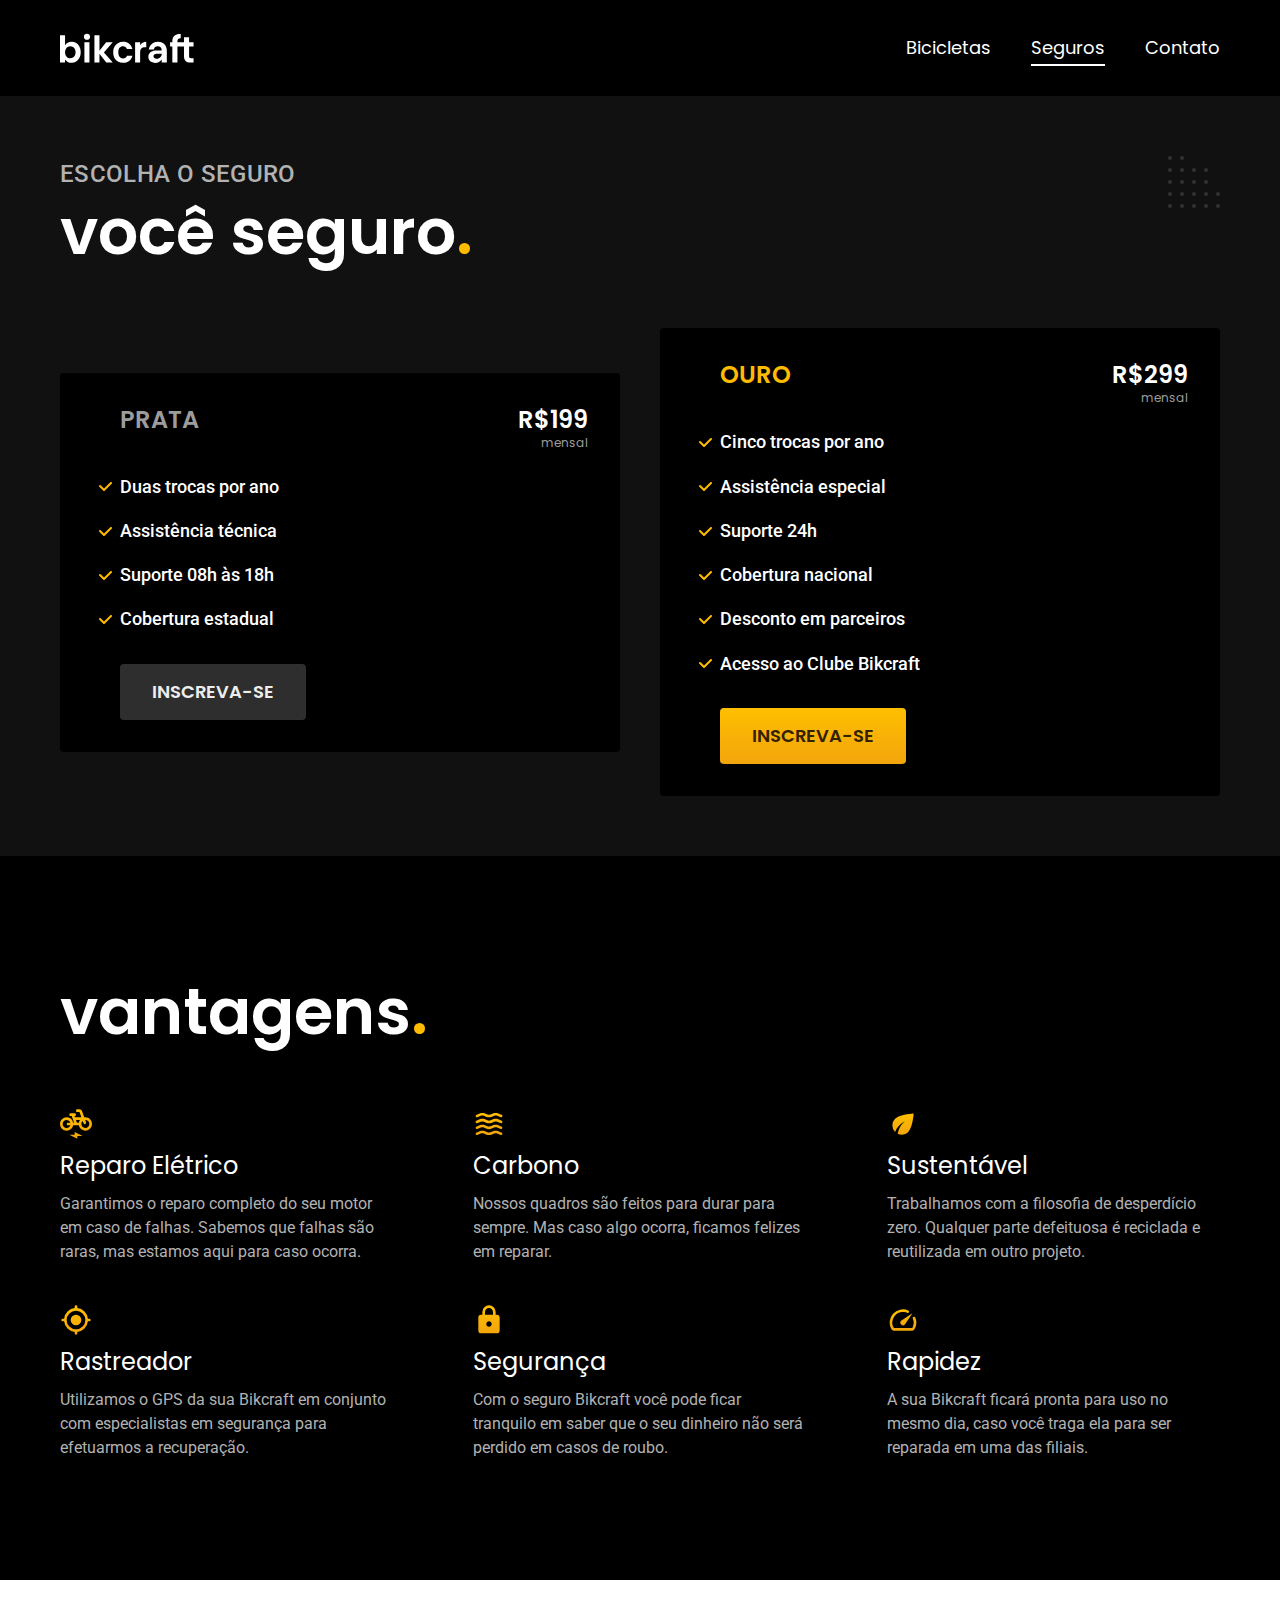
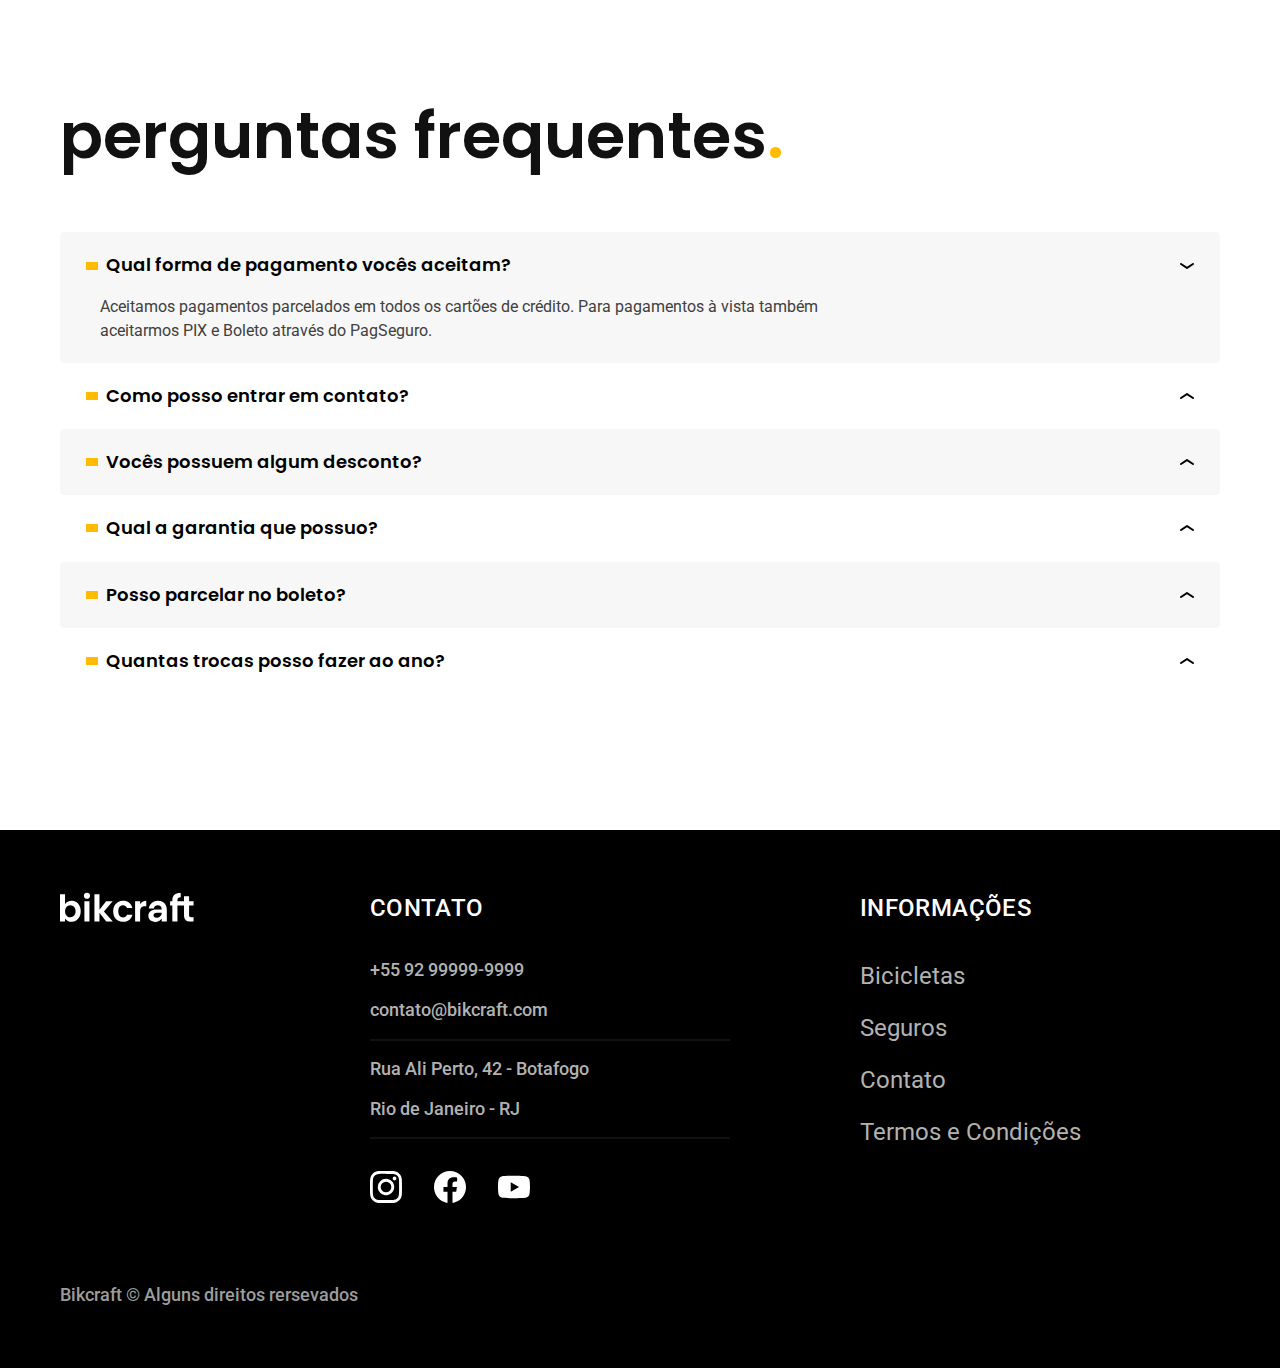
<file: seguros.html>
<!DOCTYPE html>

<html lang="pt-br">

<head>
  <meta charset="UTF-8">
  <meta name="viewport" content="width=device-width, initial-scale=1.0">
  <title>Seguros | Bikcraft</title>
  <meta name="description" content="Seguros.">
  <link rel="icon" href="./favicon.svg" type="image/svg+xml">
  <link rel="preload" href="./css/style.min.css" as="style">
  <link rel="stylesheet" href="./css/style.min.css">

  <link rel="preconnect" href="https://fonts.googleapis.com">
  <link rel="preconnect" href="https://fonts.gstatic.com" crossorigin>
  <link href="https://fonts.googleapis.com/css2?family=Merriweather:ital,wght@1,900&family=Poppins:wght@400;600&family=Roboto:wght@400;500&display=swap" rel="stylesheet">
  <script>document.documentElement.classList.add("js")</script>
</head>

<body id="seguros">
  <header class="header-bg">
    <div class="header container">
      <a href="./"><img src="./img/bikcraft.svg" width="136" height="34" alt="Bikcraft">
      </a>

      <nav aria-label="primária">
        <ul class="header-menu font-1-m cor-0">
          <li><a href="./bicicletas.html">Bicicletas</a></li>
          <li><a href="./seguros.html">Seguros</a></li>
          <li><a href="./contato.html">Contato</a></li>
        </ul>
      </nav>
    </div>
  </header>

  <main class="seguros-bg">
    <div class="titulo-bg">
      <div class="titulo container">
        <p class="font-2-l-b cor-5 fadeInDown" data-anime="200">Escolha o seguro</p>
        <h1 class="font-1-xxl cor-0 fadeInDown" data-anime="300">você seguro<span class="cor-p1">.</span></h1>
      </div>
    </div>


    <div class="seguros container">

      <div class="seguros-item fadeInLeft" data-anime="200">
        <h3 class="font-1-xl cor-6">
          PRATA
        </h3>
        <span class="font-1-xl cor-0">R$199 <span class="font-1-xs cor-6">mensal</span></span>
        <ul class="font-2-m cor-0">
          <li>Duas trocas por ano</li>
          <li>Assistência técnica</li>
          <li>Suporte 08h às 18h</li>
          <li>Cobertura estadual</li>
        </ul>
        <a class="botao secundario" href="./orcamento.html?tipo=seguro&produto=prata">Inscreva-se</a>
      </div>

      <div class="seguros-item fadeInRight" data-anime="400">
        <h3 class="font-1-xl cor-p1">
          OURO
        </h3>
        <span class="font-1-xl cor-0">R$299 <span class="font-1-xs cor-6">mensal</span></span>
        <ul class="font-2-m cor-0">
          <li>Cinco trocas por ano</li>
          <li>Assistência especial</li>
          <li>Suporte 24h</li>
          <li>Cobertura nacional</li>
          <li>Desconto em parceiros</li>
          <li>Acesso ao Clube Bikcraft</li>
        </ul>
        <a class="botao" href="./orcamento.html?tipo=seguro&produto=ouro">Inscreva-se</a>
      </div>
    </div>
  </main>

  <article class="vantagens-bg">
    <div class="vantagens container">
      <h2 class="font-1-xxl cor-0">vantagens<span class="cor-p1">.</span></h2>
      <ul>
        <li>
          <img src="./img/icones/eletrica.svg" alt="">
          <h3 class="font-1-l cor-0">Reparo Elétrico</h3>
          <p class="font-2-s cor-5">Garantimos o reparo completo do seu motor em caso de falhas. Sabemos que falhas são raras, mas estamos aqui para caso ocorra.</p>
        </li>
        <li>
          <img src="./img/icones/carbono.svg" alt="">
          <h3 class="font-1-l cor-0">Carbono</h3>
          <p class="font-2-s cor-5">Nossos quadros são feitos para durar para sempre. Mas caso algo ocorra, ficamos felizes em reparar.</p>
        </li>
        <li>
          <img src="./img/icones/sustentavel.svg" alt="">
          <h3 class="font-1-l cor-0">Sustentável</h3>
          <p class="font-2-s cor-5">Trabalhamos com a filosofia de desperdício zero. Qualquer parte defeituosa é reciclada e reutilizada em outro projeto.</p>
        </li>
        <li>
          <img src="./img/icones/rastreador.svg" alt="">
          <h3 class="font-1-l cor-0">Rastreador</h3>
          <p class="font-2-s cor-5">Utilizamos o GPS da sua Bikcraft em conjunto com especialistas em segurança para efetuarmos a recuperação.</p>
        </li>
        <li>
          <img src="./img/icones/seguro.svg" alt="">
          <h3 class="font-1-l cor-0">Segurança</h3>
          <p class="font-2-s cor-5">Com o seguro Bikcraft você pode ficar tranquilo em saber que o seu dinheiro não será perdido em casos de roubo.</p>
        </li>
        <li>
          <img src="./img/icones/velocidade.svg" alt="">
          <h3 class="font-1-l cor-0">Rapidez</h3>
          <p class="font-2-s cor-5">A sua Bikcraft ficará pronta para uso no mesmo dia, caso você traga ela para ser reparada em uma das filiais.</p>
        </li>
      </ul>
    </div>
  </article>

  <article class="perguntas container">
    <h2 class="font-1-xxl">perguntas frequentes<span class="cor-p1">.</span></h2>

    <dl>
      <div>
        <dt><button class="font-1-m-b" aria-controls="pergunta1" aria-expanded="true">Qual forma de pagamento vocês aceitam?</button></dt>
        <dd id="pergunta1" class="font-2-s cor-9 ativa">Aceitamos pagamentos parcelados em todos os cartões de crédito. Para pagamentos à vista também aceitarmos PIX e Boleto através do PagSeguro.</dd>
      </div>
      <div>
        <dt><button class="font-1-m-b" aria-controls="pergunta2" aria-expanded="false">Como posso entrar em contato?</button></dt>
        <dd id="pergunta2" class="font-2-s cor-9">Aceitamos pagamentos parcelados em todos os cartões de crédito. Para pagamentos à vista também aceitarmos PIX e Boleto através do PagSeguro.</dd>
      </div>
      <div>
        <dt><button class="font-1-m-b" aria-controls="pergunta3" aria-expanded="false">Vocês possuem algum desconto?</button></dt>
        <dd id="pergunta3" class="font-2-s cor-9">Aceitamos pagamentos parcelados em todos os cartões de crédito. Para pagamentos à vista também aceitarmos PIX e Boleto através do PagSeguro.</dd>
      </div>
      <div>
        <dt><button class="font-1-m-b" aria-controls="pergunta4" aria-expanded="false">Qual a garantia que possuo?</button></dt>
        <dd id="pergunta4" class="font-2-s cor-9">Aceitamos pagamentos parcelados em todos os cartões de crédito. Para pagamentos à vista também aceitarmos PIX e Boleto através do PagSeguro.</dd>
      </div>
      <div>
        <dt><button class="font-1-m-b" aria-controls="pergunta5" aria-expanded="false">Posso parcelar no boleto?</button></dt>
        <dd id="pergunta5" class="font-2-s cor-9">Aceitamos pagamentos parcelados em todos os cartões de crédito. Para pagamentos à vista também aceitarmos PIX e Boleto através do PagSeguro.</dd>
      </div>
      <div>
        <dt><button class="font-1-m-b" aria-controls="pergunta6" aria-expanded="false">Quantas trocas posso fazer ao ano?</button></dt>
        <dd id="pergunta6" class="font-2-s cor-9">Aceitamos pagamentos parcelados em todos os cartões de crédito. Para pagamentos à vista também aceitarmos PIX e Boleto através do PagSeguro.</dd>
      </div>
    </dl>
  </article>


  <footer class="footer-bg">
    <div class="footer container">
      <img src="./img/bikcraft.svg" alt="Bikcraft">
      <div class="footer-contato">
        <h3 class="font-2-l-b cor-0">Contato</h3>
        <ul class="font-2-m cor-5">
          <li><a href="tel:+55929999999999">+55 92 99999-9999</a></li>
          <li><a href="mailto:contato@bikcraft.com">contato@bikcraft.com</a></li>
          <li>Rua Ali Perto, 42 - Botafogo</li>
          <li>Rio de Janeiro - RJ</li>
        </ul>
        <div class="footer-redes">
          <a href="https://www.instagram.com">
            <img src="./img/redes/instagram.svg" alt="Instagram">
          </a>
          <a href="https://www.facebook.com">
            <img src="./img/redes/facebook.svg" alt="Facebook">
          </a><a href="https://www.youtube.com">
            <img src="./img/redes/youtube.svg" alt="Youtube">
          </a>
        </div>
      </div>
      <div class="footer-informacoes">
        <h3 class="font-2-l-b cor-0">Informações</h3>
        <nav>
          <ul class="font-2-l cor-5">
            <li><a href="./bicicletas.html">Bicicletas</a></li>
            <li><a href="./seguros.html">Seguros</a></li>
            <li><a href="./contato.html">Contato</a></li>
            <li><a href="./termos.html">Termos e Condições</a></li>
          </ul>
        </nav>
      </div>
      <p class="footer-copy font-2-m cor-6">Bikcraft © Alguns direitos rersevados</p>
    </div>
  </footer>

  <script src="./js/plugins/simple-anime.js"></script>
  <script src="./js/script.js"></script>
</body>

</html>
</file>
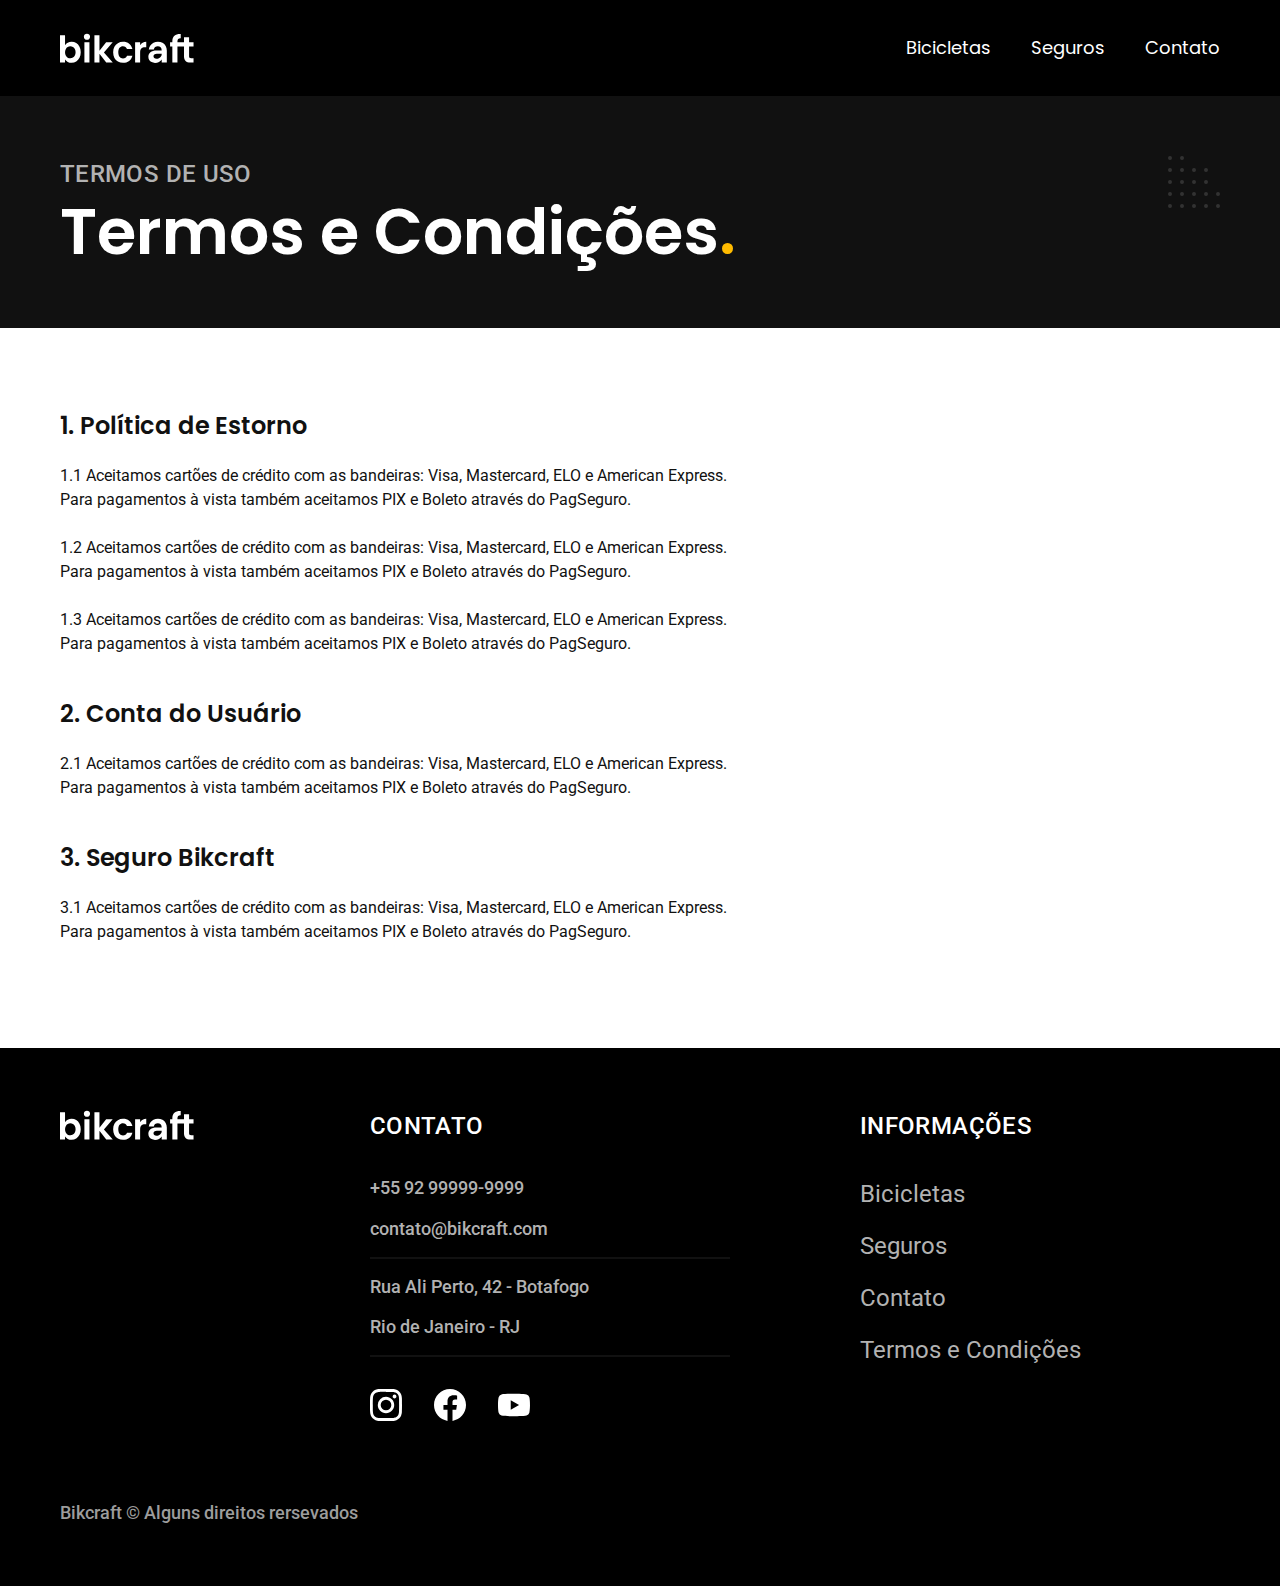
<file: termos.html>
<!DOCTYPE html>

<html lang="pt-br">

<head>
  <meta charset="UTF-8">
  <meta name="viewport" content="width=device-width, initial-scale=1.0">
  <title>Termos e Condições | Bikcraft</title>
  <meta name="description" content="Termos e condições.">
  <link rel="icon" href="./favicon.svg" type="image/svg+xml">
  <link rel="preload" href="./css/style.min.css" as="style">
  <link rel="stylesheet" href="./css/style.min.css">

  <link rel="preconnect" href="https://fonts.googleapis.com">
  <link rel="preconnect" href="https://fonts.gstatic.com" crossorigin>
  <link href="https://fonts.googleapis.com/css2?family=Merriweather:ital,wght@1,900&family=Poppins:wght@400;600&family=Roboto:wght@400;500&display=swap" rel="stylesheet">
  <script>document.documentElement.classList.add("js")</script>
</head>

<body id="termos">
  <header class="header-bg">
    <div class="header container">
      <a href="./"><img src="./img/bikcraft.svg" width="136" height="34" alt="Bikcraft">
      </a>

      <nav aria-label="primária">
        <ul class="header-menu font-1-m cor-0">
          <li><a href="./bicicletas.html">Bicicletas</a></li>
          <li><a href="./seguros.html">Seguros</a></li>
          <li><a href="./contato.html">Contato</a></li>
        </ul>
      </nav>
    </div>
  </header>

  <main>
    <div class="titulo-bg">
      <div class="titulo container">
        <p class="font-2-l-b cor-5">Termos de uso</p>
        <h1 class="font-1-xxl cor-0">Termos e Condições<span class="cor-p1">.</span></h1>
      </div>
    </div>

    <div class="termos font-2-s cor-10 container">
      <h2 class="font-1-l cor-11">1. Política de Estorno</h2>
      <p>1.1 Aceitamos cartões de crédito com as bandeiras: Visa, Mastercard, ELO e American Express. Para pagamentos à vista também aceitamos PIX e Boleto através do PagSeguro.</p>
      <p>1.2 Aceitamos cartões de crédito com as bandeiras: Visa, Mastercard, ELO e American Express. Para pagamentos à vista também aceitamos PIX e Boleto através do PagSeguro.</p>
      <p>1.3 Aceitamos cartões de crédito com as bandeiras: Visa, Mastercard, ELO e American Express. Para pagamentos à vista também aceitamos PIX e Boleto através do PagSeguro.</p>
      <h2 class="font-1-l cor-11">2. Conta do Usuário</h2>
      <p>2.1 Aceitamos cartões de crédito com as bandeiras: Visa, Mastercard, ELO e American Express. Para pagamentos à vista também aceitamos PIX e Boleto através do PagSeguro.</p>
      <h2 class="font-1-l cor-11">3. Seguro Bikcraft</h2>
      <p>3.1 Aceitamos cartões de crédito com as bandeiras: Visa, Mastercard, ELO e American Express. Para pagamentos à vista também aceitamos PIX e Boleto através do PagSeguro.</p>
    </div>
  </main>

  <footer class="footer-bg">
    <div class="footer container">
      <img src="./img/bikcraft.svg" alt="Bikcraft">
      <div class="footer-contato">
        <h3 class="font-2-l-b cor-0">Contato</h3>
        <ul class="font-2-m cor-5">
          <li><a href="tel:+55929999999999">+55 92 99999-9999</a></li>
          <li><a href="mailto:contato@bikcraft.com">contato@bikcraft.com</a></li>
          <li>Rua Ali Perto, 42 - Botafogo</li>
          <li>Rio de Janeiro - RJ</li>
        </ul>
        <div class="footer-redes">
          <a href="https://www.instagram.com">
            <img src="./img/redes/instagram.svg" alt="Instagram">
          </a>
          <a href="https://www.facebook.com">
            <img src="./img/redes/facebook.svg" alt="Facebook">
          </a><a href="https://www.youtube.com">
            <img src="./img/redes/youtube.svg" alt="Youtube">
          </a>
        </div>
      </div>
      <div class="footer-informacoes">
        <h3 class="font-2-l-b cor-0">Informações</h3>
        <nav>
          <ul class="font-2-l cor-5">
            <li><a href="./bicicletas.html">Bicicletas</a></li>
            <li><a href="./seguros.html">Seguros</a></li>
            <li><a href="./contato.html">Contato</a></li>
            <li><a href="./termos.html">Termos e Condições</a></li>
          </ul>
        </nav>
      </div>
      <p class="footer-copy font-2-m cor-6">Bikcraft © Alguns direitos rersevados</p>
    </div>
  </footer>
  <script src="./js/script.js"></script>
</body>

</html>
</file>
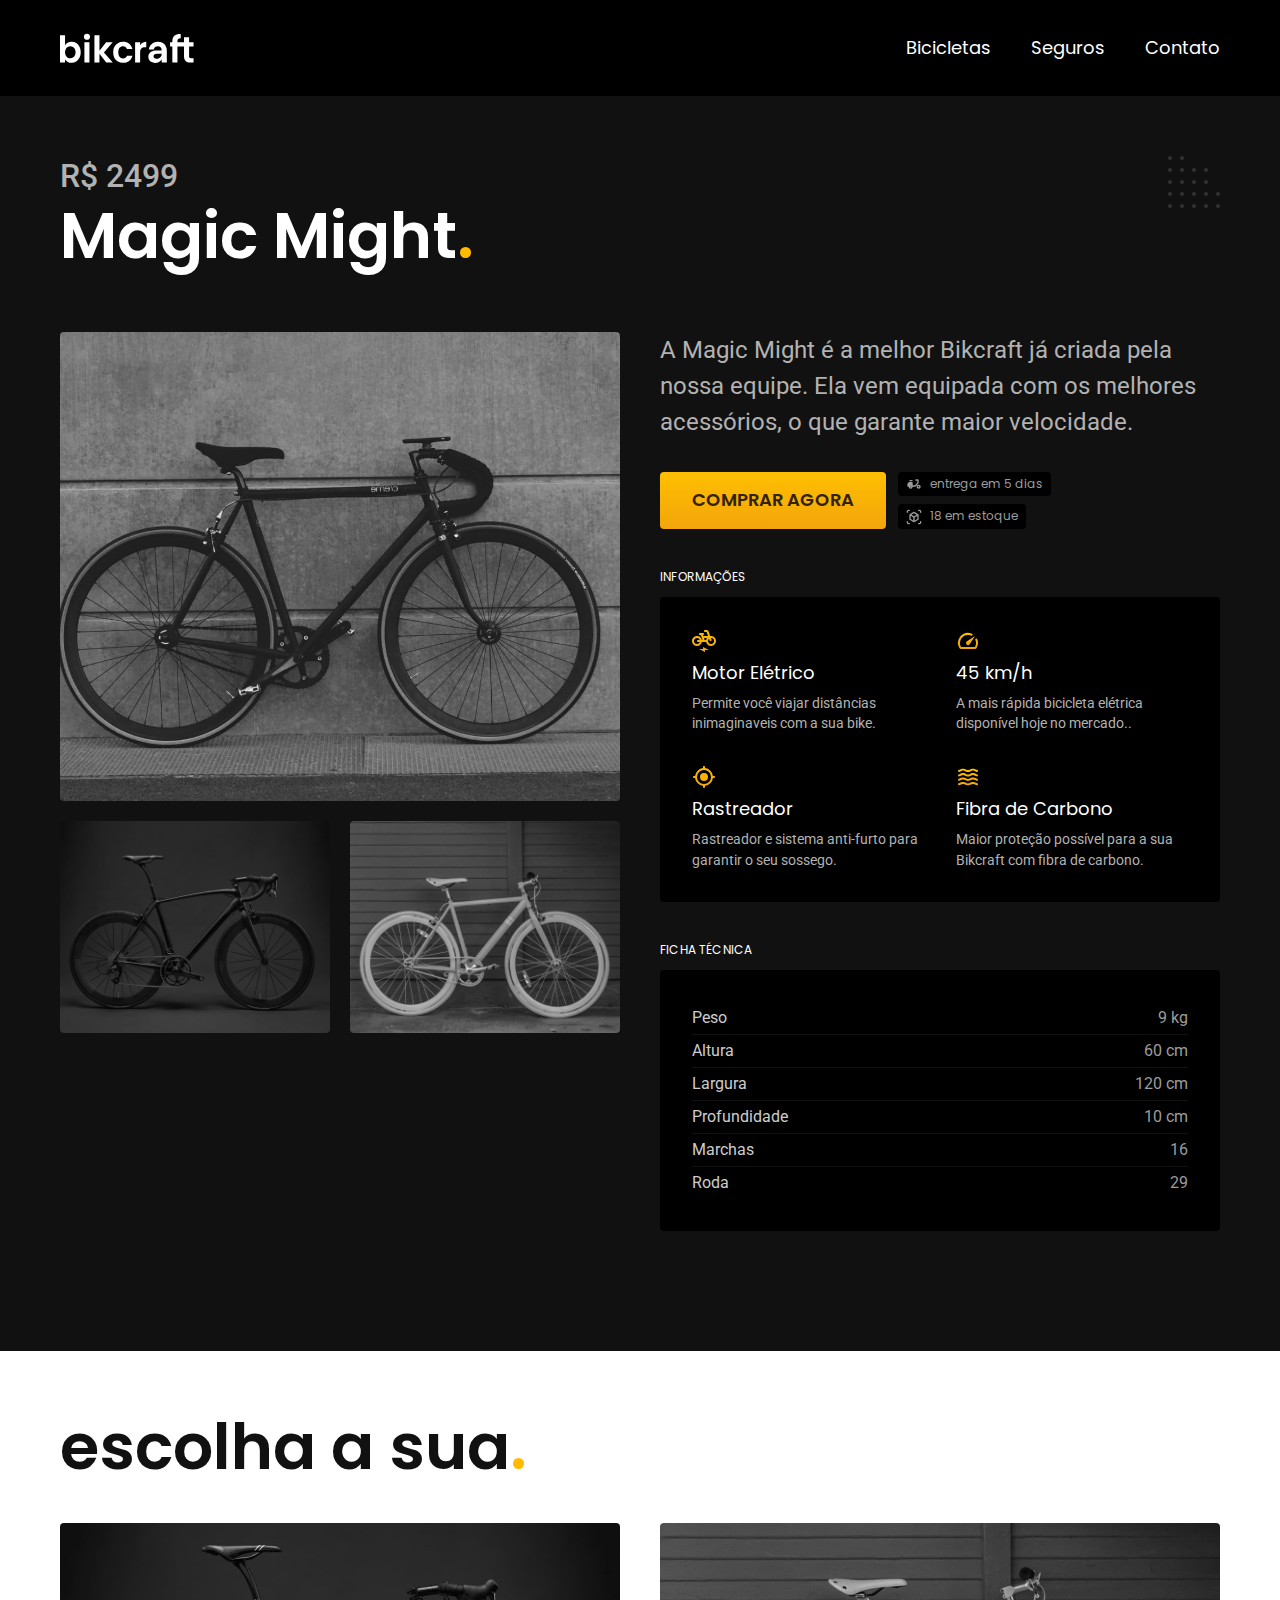
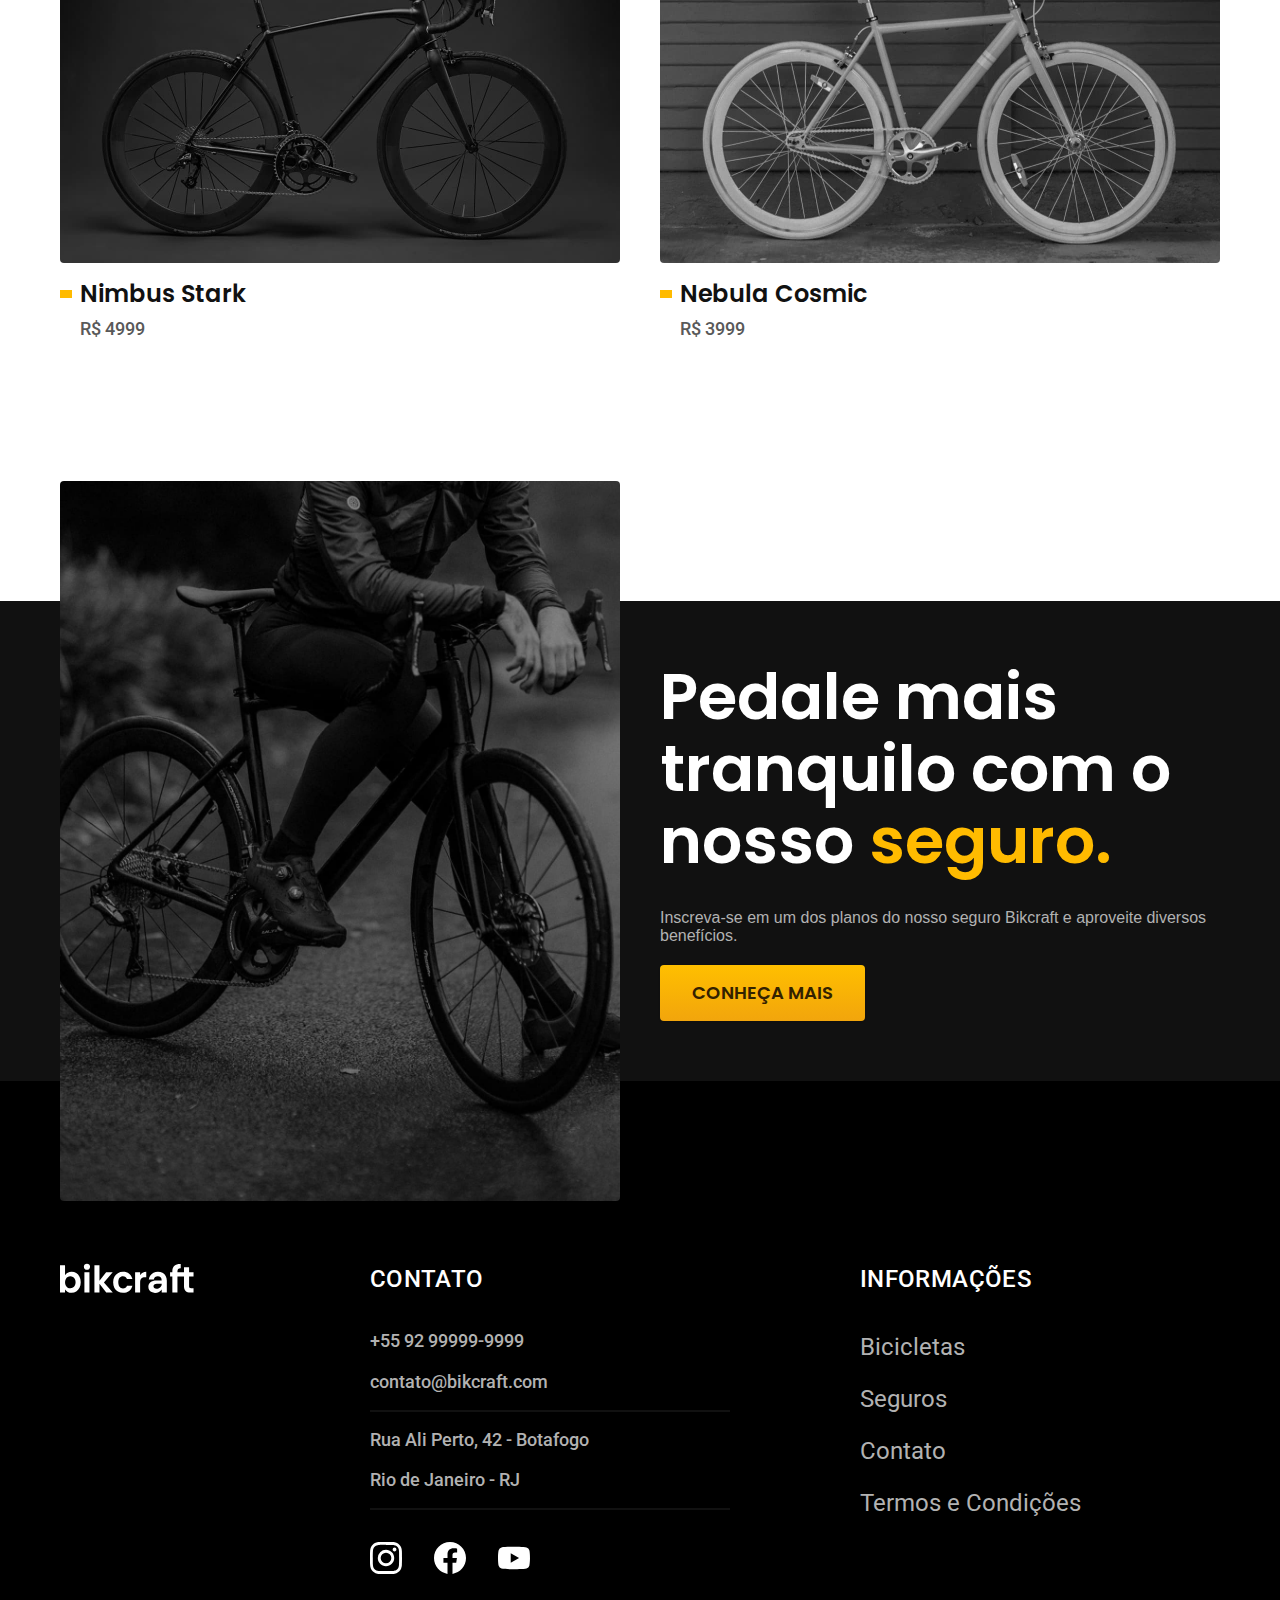
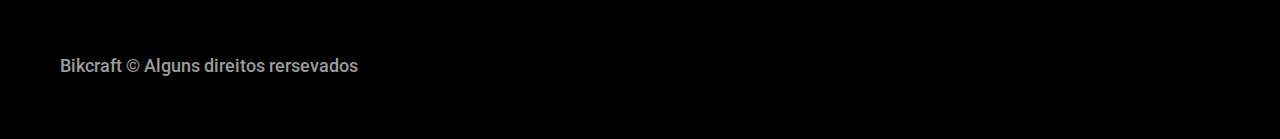
<file: bicicletas/magic.html>
<!DOCTYPE html>

<html lang="pt-br">

<head>
  <meta charset="UTF-8">
  <meta name="viewport" content="width=device-width, initial-scale=1.0">
  <title>Magic | Bikcraft</title>

  <link rel="icon" href="../favicon.svg" type="image/svg+xml">
  <meta name="description" content="Magic.">
  <link rel="stylesheet" href="../css/style.min.css">

  <link rel="preconnect" href="https://fonts.googleapis.com">
  <link rel="preconnect" href="https://fonts.gstatic.com" crossorigin>
  <link href="https://fonts.googleapis.com/css2?family=Merriweather:ital,wght@1,900&family=Poppins:wght@400;600&family=Roboto:wght@400;500&display=swap" rel="stylesheet">
  <script>document.documentElement.classList.add("js")</script>
</head>

<body id="bicicleta">
  <header class="header-bg">
    <div class="header container">
      <a href="../"><img src="../img/bikcraft.svg" alt="Bikcraft">
      </a>

      <nav aria-label="primária">
        <ul class="header-menu font-1-m cor-0">
          <li><a href="../bicicletas.html">Bicicletas</a></li>
          <li><a href="../seguros.html">Seguros</a></li>
          <li><a href="../contato.html">Contato</a></li>
        </ul>
      </nav>
    </div>
  </header>

  <main class="titulo-bg">
    <div>
      <div class="titulo container">
        <p class="font-2-xl cor-5">R$ 2499</p>
        <h1 class="font-1-xxl cor-0">Magic Might<span class="cor-p1">.</span></h1>
      </div>
    </div>
    <div class="bicicleta container">
      <div class="bicicleta-imagens">
        <img src="../img/bicicleta/nimbus2.jpg" alt="Bicicleta 2">
        <img src="../img/bicicleta/nimbus1.jpg" alt="Bicicleta 1">
        <img src="../img/bicicleta/nimbus3.jpg" alt="Bicicleta 3">
      </div>
      <div class="bicicleta-conteudo">
        <p class="font-2-l cor-5">A Magic Might é a melhor Bikcraft já criada pela nossa equipe. Ela vem equipada com os melhores acessórios, o que garante maior velocidade.</p>
        <div class="bicicleta-comprar">
          <a class="botao" href="../orcamento.html?tipo=bikcraft&produto=magic">Comprar Agora</a>
          <span class="font-1-xs cor-6"> <img src="../img/icones/entrega.svg" alt=""> entrega em 5 dias</span>
          <span class="font-1-xs cor-6"> <img src="../img/icones/estoque.svg" alt=""> 18 em estoque</span>
        </div>
        <h2 class="font-1-xs cor-0">Informações</h2>
        <ul class="bicicleta-informacoes">
          <li>
            <img src="../img/icones/eletrica.svg" alt="">
            <h3 class="font-1-m cor-0">Motor Elétrico</h3>
            <p class="font-2-xs cor-5">Permite você viajar distâncias inimaginaveis com a sua bike.</p>
          </li>
          <li>
            <img src="../img/icones/velocidade.svg" alt="">
            <h3 class="font-1-m cor-0">45 km/h</h3>
            <p class="font-2-xs cor-5">A mais rápida bicicleta elétrica disponível hoje no mercado..</p>
          </li>
          <li>
            <img src="../img/icones/rastreador.svg" alt="">
            <h3 class="font-1-m cor-0">Rastreador</h3>
            <p class="font-2-xs cor-5">Rastreador e sistema anti-furto para garantir o seu sossego.</p>
          </li>
          <li>
            <img src="../img/icones/carbono.svg" alt="">
            <h3 class="font-1-m cor-0">Fibra de Carbono</h3>
            <p class="font-2-xs cor-5">Maior proteção possível para a sua Bikcraft com fibra de carbono.</p>
          </li>
        </ul>

        <h2 class="font-1-xs cor-0">Ficha Técnica</h2>
        <ul class="bicicleta-ficha font-2-s cor-4">
          <li>Peso <span>9 kg</span></li>
          <li>Altura <span>60 cm</span></li>
          <li>Largura <span>120 cm</span></li>
          <li>Profundidade <span>10 cm</span></li>
          <li>Marchas <span>16</span></li>
          <li>Roda <span>29</span></li>
        </ul>
      </div>
    </div>


  </main>

  <article class="bicicletas-lista container">
    <h2 class="font-1-xxl">escolha a sua<span class="cor-p1">.</span></h2>
    <ul>
      <li>
        <a href="./nimbus.html">
          <img src="../img/bicicletas/nimbus.jpg" alt="Bicicleta preta">
          <h3 class="font-1-xl">Nimbus Stark</h3>
          <span class="font-2-m cor-8">R$ 4999</span>
        </a>
      </li>
      <li>
        <a href="./nebula.html">
          <img src="../img/bicicletas/nebula.jpg" alt="Bicicleta branca">
          <h3 class="font-1-xl">Nebula Cosmic</h3>
          <span class="font-2-m cor-8">R$ 3999</span>
        </a>
      </li>
    </ul>
  </article>

  <article class="seguro-bg">
    <div class="seguro container">
      <div class="seguro-imagem">
        <img src="../img/fotos/seguros.jpg" alt="Pessoa parada em cima de uma bicicleta">
      </div>
      <div class="seguro-conteudo">
        <h2 class="font-1-xxl cor-0">Pedale mais tranquilo com o nosso <span class="cor-p1">seguro.</span></h2>
        <p class="fot-2-l cor-5">Inscreva-se em um dos planos do nosso seguro Bikcraft e aproveite diversos benefícios.</p>
        <a class="botao" href="../seguros.html">Conheça mais</a>
      </div>
    </div>
  </article>

  <footer class="footer-bg">
    <div class="footer container">
      <img src="../img/bikcraft.svg" alt="Bikcraft">
      <div class="footer-contato">
        <h3 class="font-2-l-b cor-0">Contato</h3>
        <ul class="font-2-m cor-5">
          <li><a href="tel:+55929999999999">+55 92 99999-9999</a></li>
          <li><a href="mailto:contato@bikcraft.com">contato@bikcraft.com</a></li>
          <li>Rua Ali Perto, 42 - Botafogo</li>
          <li>Rio de Janeiro - RJ</li>
        </ul>
        <div class="footer-redes">
          <a href="https://www.instagram.com">
            <img src="../img/redes/instagram.svg" alt="Instagram">
          </a>
          <a href="https://www.facebook.com">
            <img src="../img/redes/facebook.svg" alt="Facebook">
          </a><a href="https://www.youtube.com">
            <img src="../img/redes/youtube.svg" alt="Youtube">
          </a>
        </div>
      </div>
      <div class="footer-informacoes">
        <h3 class="font-2-l-b cor-0">Informações</h3>
        <nav>
          <ul class="font-2-l cor-5">
            <li><a href="../bicicletas.html">Bicicletas</a></li>
            <li><a href="../seguros.html">Seguros</a></li>
            <li><a href="../contato.html">Contato</a></li>
            <li><a href="../termos.html">Termos e Condições</a></li>
          </ul>
        </nav>
      </div>
      <p class="footer-copy font-2-m cor-6">Bikcraft © Alguns direitos rersevados</p>
    </div>
  </footer>
  <script src="../js/script.js"></script>
</body>

</html>
</file>
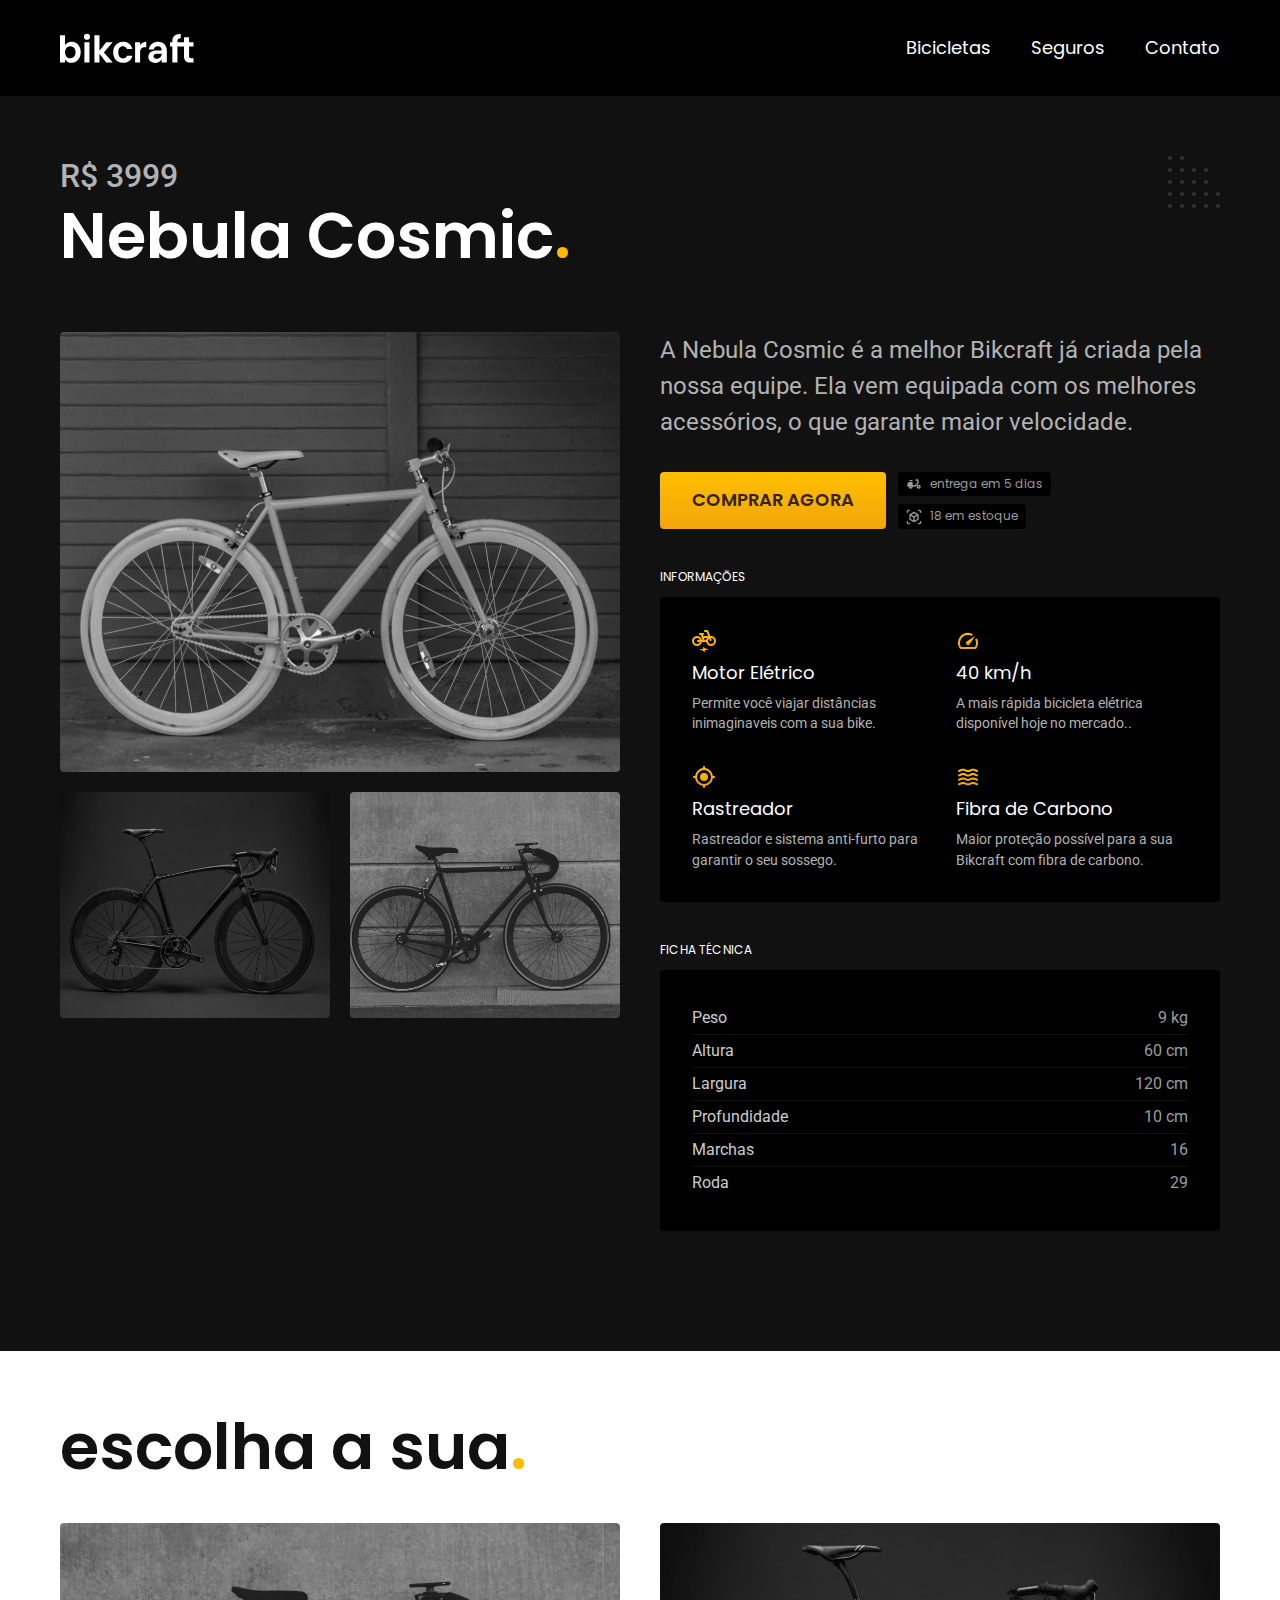
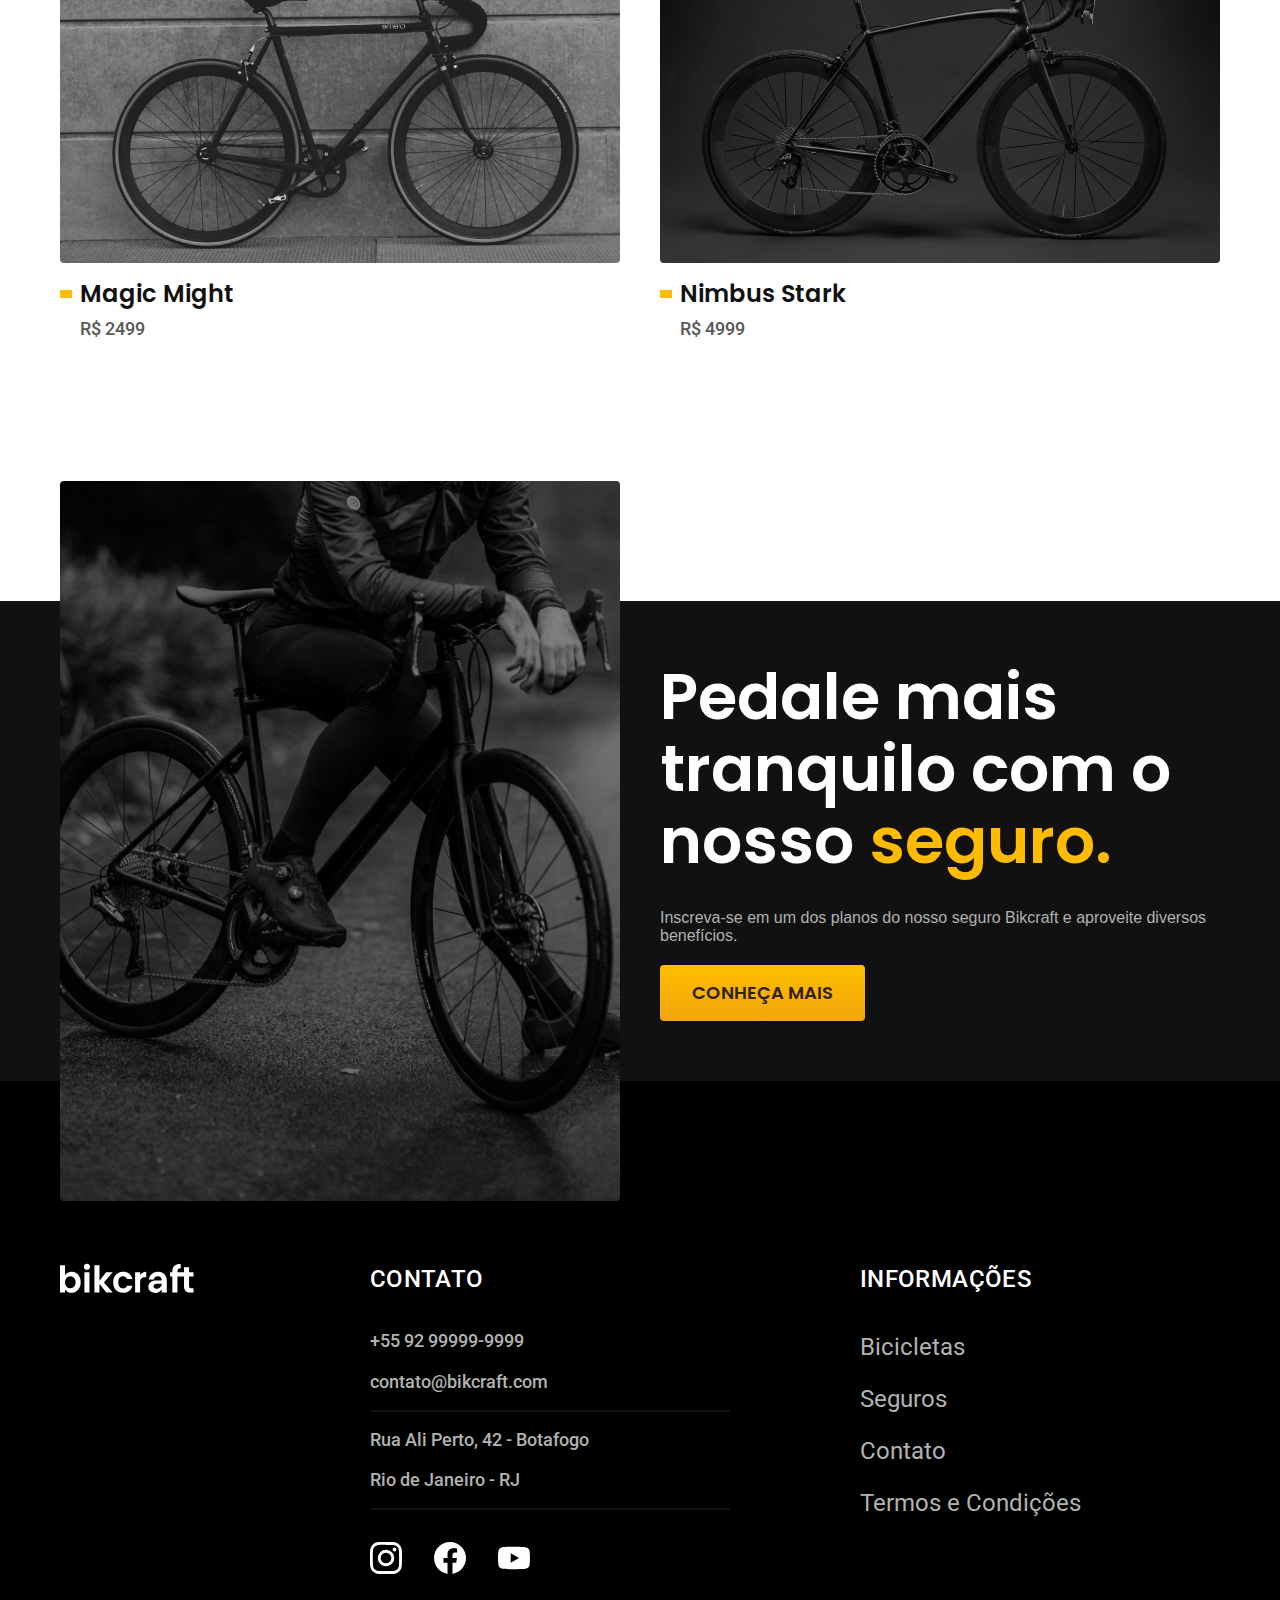
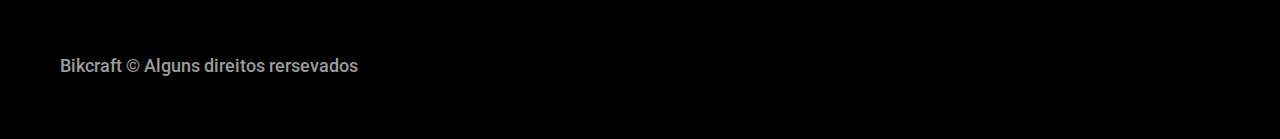
<file: bicicletas/nebula.html>
<!DOCTYPE html>

<html lang="pt-br">

<head>
  <meta charset="UTF-8">
  <meta name="viewport" content="width=device-width, initial-scale=1.0">
  <title>Nebula | Bikcraft</title>

  <link rel="icon" href="../favicon.svg" type="image/svg+xml">
  <meta name="description" content="Nebula.">
  <link rel="stylesheet" href="../css/style.min.css">

  <link rel="preconnect" href="https://fonts.googleapis.com">
  <link rel="preconnect" href="https://fonts.gstatic.com" crossorigin>
  <link href="https://fonts.googleapis.com/css2?family=Merriweather:ital,wght@1,900&family=Poppins:wght@400;600&family=Roboto:wght@400;500&display=swap" rel="stylesheet">
  <script>document.documentElement.classList.add("js")</script>
</head>

<body id="bicicleta">
  <header class="header-bg">
    <div class="header container">
      <a href="../"><img src="../img/bikcraft.svg" alt="Bikcraft">
      </a>

      <nav aria-label="primária">
        <ul class="header-menu font-1-m cor-0">
          <li><a href="../bicicletas.html">Bicicletas</a></li>
          <li><a href="../seguros.html">Seguros</a></li>
          <li><a href="../contato.html">Contato</a></li>
        </ul>
      </nav>
    </div>
  </header>

  <main class="titulo-bg">
    <div>
      <div class="titulo container">
        <p class="font-2-xl cor-5">R$ 3999</p>
        <h1 class="font-1-xxl cor-0">Nebula Cosmic<span class="cor-p1">.</span></h1>
      </div>
    </div>
    <div class="bicicleta container">
      <div class="bicicleta-imagens">
        <img src="../img/bicicleta/nimbus3.jpg" alt="Bicicleta 3">
        <img src="../img/bicicleta/nimbus1.jpg" alt="Bicicleta 1">
        <img src="../img/bicicleta/nimbus2.jpg" alt="Bicicleta 2">
      </div>
      <div class="bicicleta-conteudo">
        <p class="font-2-l cor-5">A Nebula Cosmic é a melhor Bikcraft já criada pela nossa equipe. Ela vem equipada com os melhores acessórios, o que garante maior velocidade.</p>
        <div class="bicicleta-comprar">
          <a class="botao" href="../orcamento.html?tipo=bikcraft&produto=nebula">Comprar Agora</a>
          <span class="font-1-xs cor-6"> <img src="../img/icones/entrega.svg" alt=""> entrega em 5 dias</span>
          <span class="font-1-xs cor-6"> <img src="../img/icones/estoque.svg" alt=""> 18 em estoque</span>
        </div>
        <h2 class="font-1-xs cor-0">Informações</h2>
        <ul class="bicicleta-informacoes">
          <li>
            <img src="../img/icones/eletrica.svg" alt="">
            <h3 class="font-1-m cor-0">Motor Elétrico</h3>
            <p class="font-2-xs cor-5">Permite você viajar distâncias inimaginaveis com a sua bike.</p>
          </li>
          <li>
            <img src="../img/icones/velocidade.svg" alt="">
            <h3 class="font-1-m cor-0">40 km/h</h3>
            <p class="font-2-xs cor-5">A mais rápida bicicleta elétrica disponível hoje no mercado..</p>
          </li>
          <li>
            <img src="../img/icones/rastreador.svg" alt="">
            <h3 class="font-1-m cor-0">Rastreador</h3>
            <p class="font-2-xs cor-5">Rastreador e sistema anti-furto para garantir o seu sossego.</p>
          </li>
          <li>
            <img src="../img/icones/carbono.svg" alt="">
            <h3 class="font-1-m cor-0">Fibra de Carbono</h3>
            <p class="font-2-xs cor-5">Maior proteção possível para a sua Bikcraft com fibra de carbono.</p>
          </li>
        </ul>

        <h2 class="font-1-xs cor-0">Ficha Técnica</h2>
        <ul class="bicicleta-ficha font-2-s cor-4">
          <li>Peso <span>9 kg</span></li>
          <li>Altura <span>60 cm</span></li>
          <li>Largura <span>120 cm</span></li>
          <li>Profundidade <span>10 cm</span></li>
          <li>Marchas <span>16</span></li>
          <li>Roda <span>29</span></li>
        </ul>
      </div>
    </div>


  </main>

  <article class="bicicletas-lista container">
    <h2 class="font-1-xxl">escolha a sua<span class="cor-p1">.</span></h2>
    <ul>
      <li>
        <a href="./magic.html">
          <img src="../img/bicicletas/magic.jpg" alt="Bicicleta preta">
          <h3 class="font-1-xl">Magic Might</h3>
          <span class="font-2-m cor-8">R$ 2499</span>
        </a>
      </li>
      <li>
        <a href="./nimbus.html">
          <img src="../img/bicicletas/nimbus.jpg" alt="Bicicleta preta">
          <h3 class="font-1-xl">Nimbus Stark</h3>
          <span class="font-2-m cor-8">R$ 4999</span>
        </a>
      </li>
    </ul>
  </article>

  <article class="seguro-bg">
    <div class="seguro container">
      <div class="seguro-imagem">
        <img src="../img/fotos/seguros.jpg" alt="Pessoa parada em cima de uma bicicleta">
      </div>
      <div class="seguro-conteudo">
        <h2 class="font-1-xxl cor-0">Pedale mais tranquilo com o nosso <span class="cor-p1">seguro.</span></h2>
        <p class="fot-2-l cor-5">Inscreva-se em um dos planos do nosso seguro Bikcraft e aproveite diversos benefícios.</p>
        <a class="botao" href="../seguros.html">Conheça mais</a>
      </div>
    </div>
  </article>

  <footer class="footer-bg">
    <div class="footer container">
      <img src="../img/bikcraft.svg" alt="Bikcraft">
      <div class="footer-contato">
        <h3 class="font-2-l-b cor-0">Contato</h3>
        <ul class="font-2-m cor-5">
          <li><a href="tel:+55929999999999">+55 92 99999-9999</a></li>
          <li><a href="mailto:contato@bikcraft.com">contato@bikcraft.com</a></li>
          <li>Rua Ali Perto, 42 - Botafogo</li>
          <li>Rio de Janeiro - RJ</li>
        </ul>
        <div class="footer-redes">
          <a href="https://www.instagram.com">
            <img src="../img/redes/instagram.svg" alt="Instagram">
          </a>
          <a href="https://www.facebook.com">
            <img src="../img/redes/facebook.svg" alt="Facebook">
          </a><a href="https://www.youtube.com">
            <img src="../img/redes/youtube.svg" alt="Youtube">
          </a>
        </div>
      </div>
      <div class="footer-informacoes">
        <h3 class="font-2-l-b cor-0">Informações</h3>
        <nav>
          <ul class="font-2-l cor-5">
            <li><a href="../bicicletas.html">Bicicletas</a></li>
            <li><a href="../seguros.html">Seguros</a></li>
            <li><a href="../contato.html">Contato</a></li>
            <li><a href="../termos.html">Termos e Condições</a></li>
          </ul>
        </nav>
      </div>
      <p class="footer-copy font-2-m cor-6">Bikcraft © Alguns direitos rersevados</p>
    </div>
  </footer>
  <script src="../js/script.js"></script>
</body>

</html>
</file>
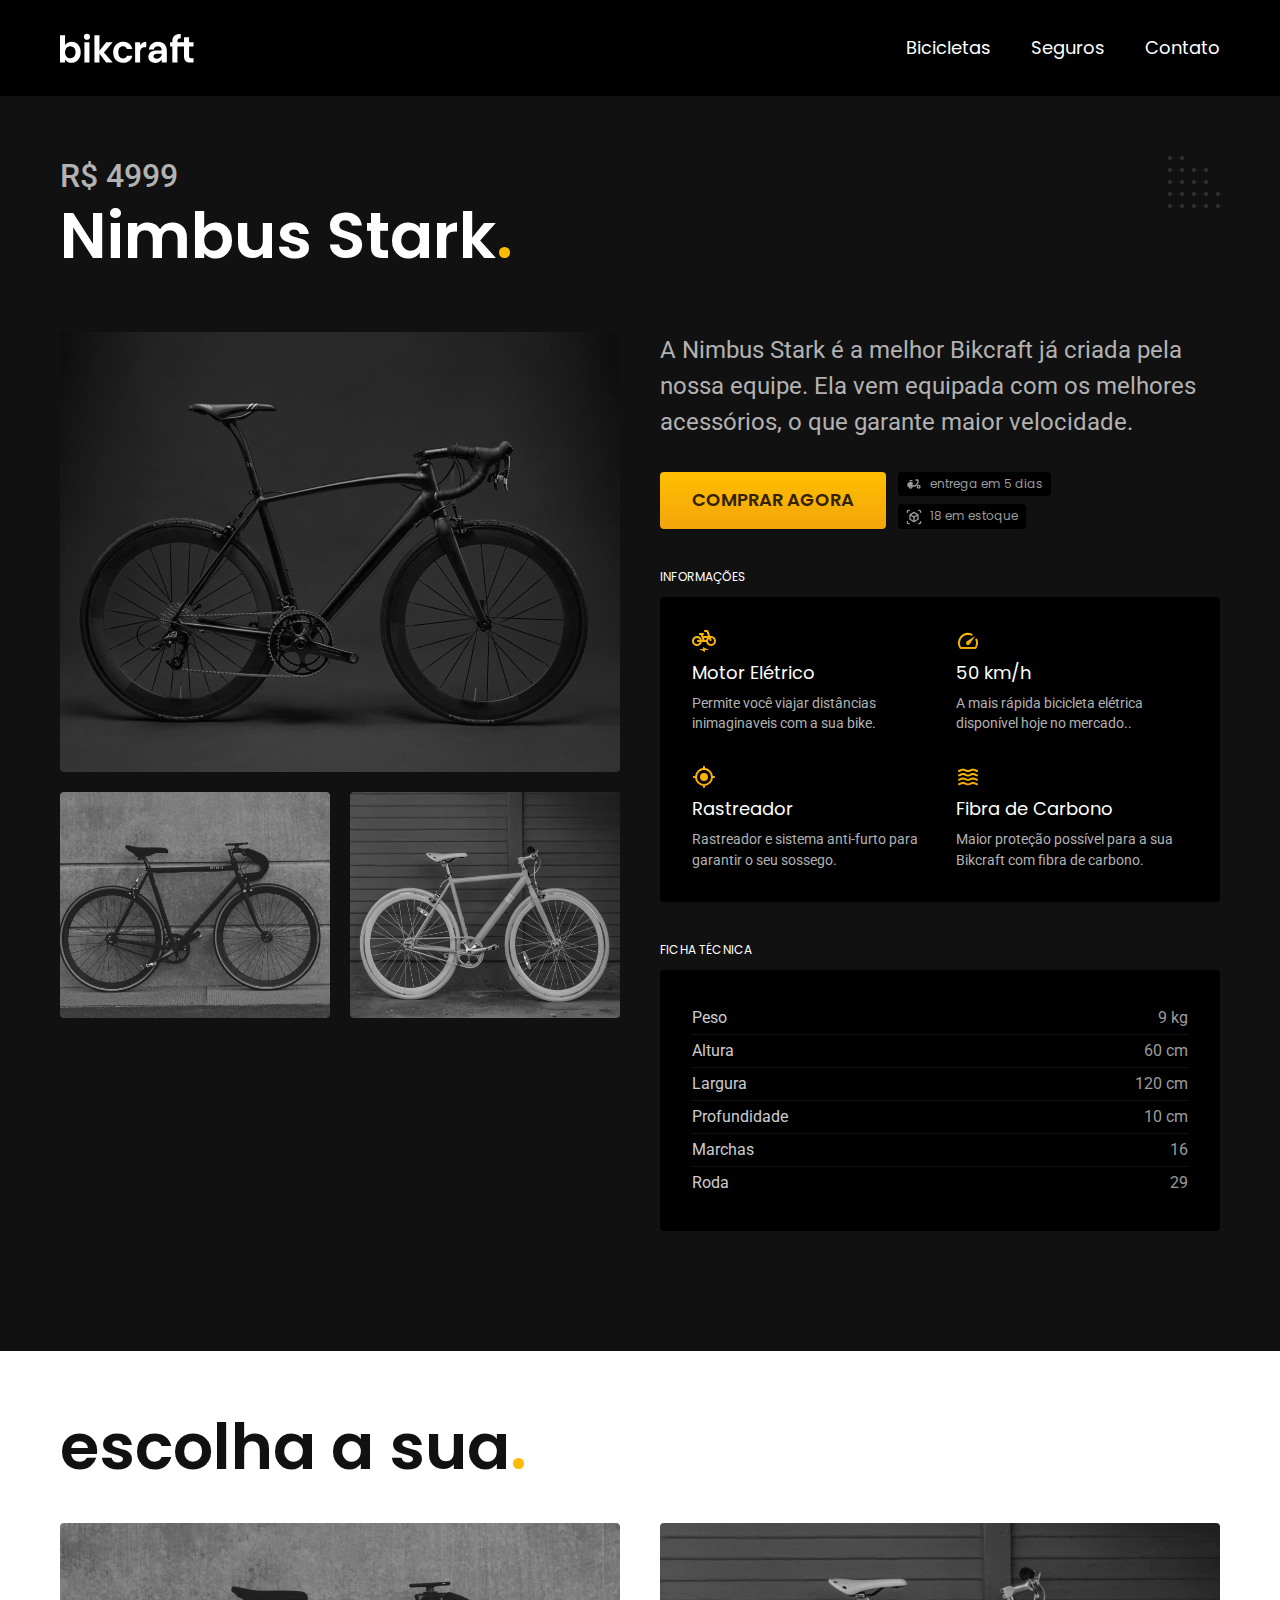
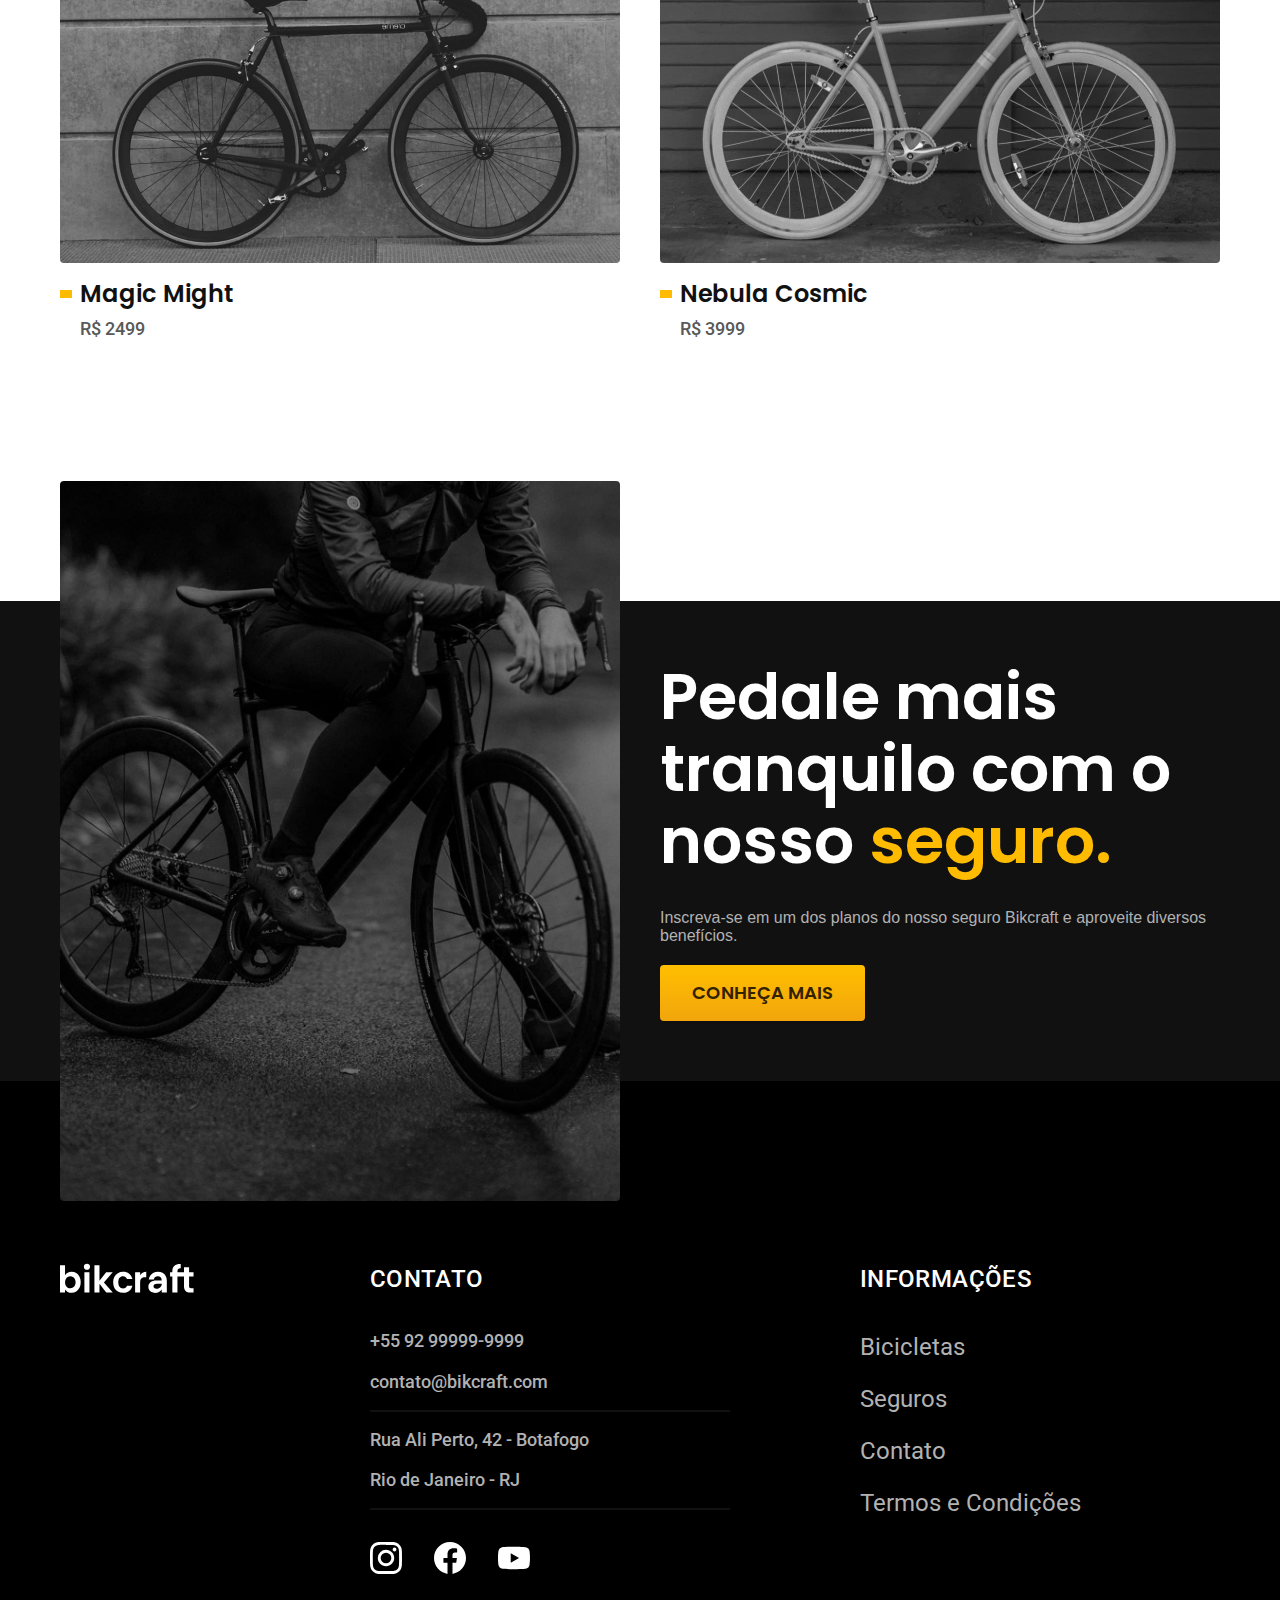
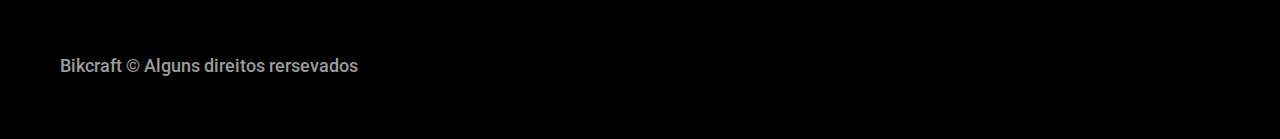
<file: bicicletas/nimbus.html>
<!DOCTYPE html>

<html lang="pt-br">

<head>
  <meta charset="UTF-8">
  <meta name="viewport" content="width=device-width, initial-scale=1.0">
  <title>Nimbus | Bikcraft</title>

  <link rel="icon" href="../favicon.svg" type="image/svg+xml">
  <meta name="description" content="Nimbus.">
  <link rel="stylesheet" href="../css/style.min.css">

  <link rel="preconnect" href="https://fonts.googleapis.com">
  <link rel="preconnect" href="https://fonts.gstatic.com" crossorigin>
  <link href="https://fonts.googleapis.com/css2?family=Merriweather:ital,wght@1,900&family=Poppins:wght@400;600&family=Roboto:wght@400;500&display=swap" rel="stylesheet">
  <script>document.documentElement.classList.add("js")</script>
</head>

<body id="bicicleta">
  <header class="header-bg">
    <div class="header container">
      <a href="../"><img src="../img/bikcraft.svg" alt="Bikcraft">
      </a>

      <nav aria-label="primária">
        <ul class="header-menu font-1-m cor-0">
          <li><a href="../bicicletas.html">Bicicletas</a></li>
          <li><a href="../seguros.html">Seguros</a></li>
          <li><a href="../contato.html">Contato</a></li>
        </ul>
      </nav>
    </div>
  </header>

  <main class="titulo-bg">
    <div>
      <div class="titulo container">
        <p class="font-2-xl cor-5">R$ 4999</p>
        <h1 class="font-1-xxl cor-0">Nimbus Stark<span class="cor-p1">.</span></h1>
      </div>
    </div>
    <div class="bicicleta container">
      <div class="bicicleta-imagens">
        <img src="../img/bicicleta/nimbus1.jpg" alt="Bicicleta 1">
        <img src="../img/bicicleta/nimbus2.jpg" alt="Bicicleta 2">
        <img src="../img/bicicleta/nimbus3.jpg" alt="Bicicleta 3">
      </div>
      <div class="bicicleta-conteudo">
        <p class="font-2-l cor-5">A Nimbus Stark é a melhor Bikcraft já criada pela nossa equipe. Ela vem equipada com os melhores acessórios, o que garante maior velocidade.</p>
        <div class="bicicleta-comprar">
          <a class="botao" href="../orcamento.html?tipo=bikcraft&produto=nimbus">Comprar Agora</a>
          <span class="font-1-xs cor-6"> <img src="../img/icones/entrega.svg" alt=""> entrega em 5 dias</span>
          <span class="font-1-xs cor-6"> <img src="../img/icones/estoque.svg" alt=""> 18 em estoque</span>
        </div>
        <h2 class="font-1-xs cor-0">Informações</h2>
        <ul class="bicicleta-informacoes">
          <li>
            <img src="../img/icones/eletrica.svg" alt="">
            <h3 class="font-1-m cor-0">Motor Elétrico</h3>
            <p class="font-2-xs cor-5">Permite você viajar distâncias inimaginaveis com a sua bike.</p>
          </li>
          <li>
            <img src="../img/icones/velocidade.svg" alt="">
            <h3 class="font-1-m cor-0">50 km/h</h3>
            <p class="font-2-xs cor-5">A mais rápida bicicleta elétrica disponível hoje no mercado..</p>
          </li>
          <li>
            <img src="../img/icones/rastreador.svg" alt="">
            <h3 class="font-1-m cor-0">Rastreador</h3>
            <p class="font-2-xs cor-5">Rastreador e sistema anti-furto para garantir o seu sossego.</p>
          </li>
          <li>
            <img src="../img/icones/carbono.svg" alt="">
            <h3 class="font-1-m cor-0">Fibra de Carbono</h3>
            <p class="font-2-xs cor-5">Maior proteção possível para a sua Bikcraft com fibra de carbono.</p>
          </li>
        </ul>

        <h2 class="font-1-xs cor-0">Ficha Técnica</h2>
        <ul class="bicicleta-ficha font-2-s cor-4">
          <li>Peso <span>9 kg</span></li>
          <li>Altura <span>60 cm</span></li>
          <li>Largura <span>120 cm</span></li>
          <li>Profundidade <span>10 cm</span></li>
          <li>Marchas <span>16</span></li>
          <li>Roda <span>29</span></li>
        </ul>
      </div>
    </div>


  </main>

  <article class="bicicletas-lista container">
    <h2 class="font-1-xxl">escolha a sua<span class="cor-p1">.</span></h2>
    <ul>
      <li>
        <a href="./magic.html">
          <img src="../img/bicicletas/magic.jpg" alt="Bicicleta preta">
          <h3 class="font-1-xl">Magic Might</h3>
          <span class="font-2-m cor-8">R$ 2499</span>
        </a>
      </li>
      <li>
        <a href="./nebula.html">
          <img src="../img/bicicletas/nebula.jpg" alt="Bicicleta branca">
          <h3 class="font-1-xl">Nebula Cosmic</h3>
          <span class="font-2-m cor-8">R$ 3999</span>
        </a>
      </li>
    </ul>
  </article>

  <article class="seguro-bg">
    <div class="seguro container">
      <div class="seguro-imagem">
        <img src="../img/fotos/seguros.jpg" alt="Pessoa parada em cima de uma bicicleta">
      </div>
      <div class="seguro-conteudo">
        <h2 class="font-1-xxl cor-0">Pedale mais tranquilo com o nosso <span class="cor-p1">seguro.</span></h2>
        <p class="fot-2-l cor-5">Inscreva-se em um dos planos do nosso seguro Bikcraft e aproveite diversos benefícios.</p>
        <a class="botao" href="../seguros.html">Conheça mais</a>
      </div>
    </div>
  </article>

  <footer class="footer-bg">
    <div class="footer container">
      <img src="../img/bikcraft.svg" alt="Bikcraft">
      <div class="footer-contato">
        <h3 class="font-2-l-b cor-0">Contato</h3>
        <ul class="font-2-m cor-5">
          <li><a href="tel:+55929999999999">+55 92 99999-9999</a></li>
          <li><a href="mailto:contato@bikcraft.com">contato@bikcraft.com</a></li>
          <li>Rua Ali Perto, 42 - Botafogo</li>
          <li>Rio de Janeiro - RJ</li>
        </ul>
        <div class="footer-redes">
          <a href="https://www.instagram.com">
            <img src="../img/redes/instagram.svg" alt="Instagram">
          </a>
          <a href="https://www.facebook.com">
            <img src="../img/redes/facebook.svg" alt="Facebook">
          </a><a href="https://www.youtube.com">
            <img src="../img/redes/youtube.svg" alt="Youtube">
          </a>
        </div>
      </div>
      <div class="footer-informacoes">
        <h3 class="font-2-l-b cor-0">Informações</h3>
        <nav>
          <ul class="font-2-l cor-5">
            <li><a href="../bicicletas.html">Bicicletas</a></li>
            <li><a href="../seguros.html">Seguros</a></li>
            <li><a href="../contato.html">Contato</a></li>
            <li><a href="../termos.html">Termos e Condições</a></li>
          </ul>
        </nav>
      </div>
      <p class="footer-copy font-2-m cor-6">Bikcraft © Alguns direitos rersevados</p>
    </div>
  </footer>
  <script src="../js/script.js"></script>
</body>

</html>
</file>
<file: css/style.min.css>
body{margin:0;font-family:Arial,Helvetica,sans-serif;color:#111}blockquote,dd,h1,h2,h3,h4,p,ul{margin:0}ul{margin:0;padding:0;list-style:none}a{text-decoration:none;color:inherit}img{max-width:100%;height:auto;display:block}img[src$=".jpg"]{border-radius:4px}.font-1-xs{font:400 0.75rem/1.35 Poppins,sans-serif}.font-2-xs{font:400 0.875rem/1.43 Roboto,sans-serif}.font-1-s{font:400 1rem/1.5 Poppins,sans-serif}.font-2-s{font:400 1rem/1.5 Roboto,sans-serif}.font-1-m,.font-1-m-b{font:400 1.125rem/1.35 Poppins,sans-serif}.font-1-m-b{font-weight:600}.font-2-m{font:500 1.125rem/1.35 Roboto,sans-serif}.font-1-l{font:400 1.5rem/1.5 Poppins,sans-serif}.font-2-l,.font-2-l-b{font:400 1.5rem/1.5 Roboto,sans-serif}.font-2-l-b{font-weight:500;letter-spacing:.015em;text-transform:uppercase}.font-1-xl{font:600 1.5rem/1.25 Poppins,sans-serif}.font-2-xl{font:500 2rem/1.25 Roboto,sans-serif}.font-1-xxl{font:600 4rem/1.125 Poppins,sans-serif}@media (max-width:1200px){.font-1-xxl{font-size:3rem}.font-2-l,.font-2-l-b{font-size:1.125rem}}@media (max-width:800px){.font-1-xxl{font-size:2rem}.font-1-xl,.font-2-xl{font-size:1.5rem}}:root{--cor-0:#ffffff;--cor-1:#f7f7f7;--cor-2:#ededed;--cor-3:#dedede;--cor-4:#cccccc;--cor-5:#b2b2b2;--cor-6:#9c9c9c;--cor-7:#717171;--cor-8:#595959;--cor-9:#404040;--cor-10:#2e2e2e;--cor-11:#111111;--cor-12:#000000;--cor-p1:#ffbb00;--cor-p2:#e4a30b;--cor-p3:#a66f00;--cor-p4:#664400;--cor-p5:#332200}.cor-0{color:var(--cor-0)}.cor-1{color:var(--cor-1)}.cor-2{color:var(--cor-2)}.cor-3{color:var(--cor-3)}.cor-4{color:var(--cor-4)}.cor-5{color:var(--cor-5)}.cor-6{color:var(--cor-6)}.cor-7{color:var(--cor-7)}.cor-8{color:var(--cor-8)}.cor-9{color:var(--cor-9)}.cor-p1{color:var(--cor-p1)}.cor-p2{color:var(--cor-p2)}.cor-p3{color:var(--cor-p3)}.cor-p4{color:var(--cor-p4)}.cor-p5{color:var(--cor-p5)}.js .fadeInDown{transform:translate3d(0,-20px,0)}.js .fadeInUp{transform:translate3d(0,20px,0)}.js .fadeInRight{transform:translate3d(20px,0,0)}.js .fadeInLeft{transform:translate3d(-20px,0,0)}.js [data-anime]{opacity:0}.js .anime{opacity:1;transform:none;transition:transform .8s,opacity .8s}.header-bg{background-color:var(--cor-12)}.header{display:flex;flex-wrap:wrap;gap:20px;justify-content:space-between;align-items:center;padding-top:20px;padding-bottom:20px}.header-menu{display:flex;flex-wrap:wrap;gap:40px}.header-menu a{display:inline-block;padding:16px 0;position:relative}.header-menu a::after{content:"";display:block;height:2px;width:0%;background:var(--cor-0);margin-top:4px;position:absolute}.header-menu a.ativo::after,.header-menu a:hover::after{width:100%;transition:.3s}@media (max-width:800px){.header-menu{gap:20px}.header-menu a{background-color:var(--cor-11);padding:12px 16px;border-radius:4px}.header-menu a:hover{background-color:var(--cor-10)}.header a::after{display:none}}@media (max-width:600px){.header-menu{gap:12px}.header-menu a{padding:8px 16px;font-size:14px}}.footer-bg{background:var(--cor-12)}.footer{display:grid;grid-template-columns:3fr 5fr 4fr;gap:40px;padding-top:60px;padding-bottom:60px}.footer h3{margin-bottom:32px}.footer-contato ul{margin-bottom:32px}.footer-contato li:nth-child(2n):after{content:"";display:block;max-width:360px;height:2px;background:var(--cor-11);margin-top:16px}.footer li{margin-bottom:16px}.footer-redes{display:flex;gap:32px}.footer a:hover{color:var(--cor-0)}.footer-copy{grid-column:1/-1;margin-top:40px}@media (max-width:800px){.footer>img{display:none}.footer{grid-template-columns:1fr 1fr}}@media (max-width:600px){.footer{grid-template-columns:1fr;gap:60px}.footer-copy{margin-top:0}}.container{box-sizing:border-box;max-width:1200px;padding-left:20px;padding-right:20px;margin-left:auto;margin-right:auto}.botao{display:inline-block;padding:16px 32px;background:linear-gradient(#ffbf00,#f2a50c);border-radius:4px;box-shadow:0 1px 2px rgba(0,0,0,.1);text-transform:uppercase;color:var(--cor-p5);font:600 1.125rem/1.35 Poppins,sans-serif;max-width:max-content;border:none;cursor:pointer}.botao.secundario{background:var(--cor-10);color:var(--cor-2)}.botao.seta::after{content:"";display:inline-block;width:16px;height:10px;margin-left:12px;background:url(../img/icones/seta.svg);transition:transform .2s}.botao.seta:hover::after{transform:translateX(4px)}.botao.secundario:hover{background:var(--cor-9)}.botao.seta{display:flex;align-items:center}.botao:hover{background:linear-gradient(#ffb60d,#e59317)}@media (max-width:600px){.botao{padding:12px 16px;font-size:1rem}}.link{display:inline-block;color:var(--cor-p1);font:500 1.5rem/1.5 Poppins,sans-serif;text-transform:uppercase}.link::after{content:"";display:block;width:100%;height:4px;background-color:currentColor}.link:hover{color:var(--cor-0)}.titulo-bg{padding-top:60px;padding-bottom:60px;background-color:var(--cor-11)}.titulo{background:url('../img/dec/top-right.svg') no-repeat top right 20px}.titulo p{margin-bottom:4px}@media (max-width:800px){.titulo-bg{padding-top:40px;padding-bottom:40px}.titulo p{font-size:1rem;text-transform:lowercase;font-weight:400}}.form{display:grid;grid-template-columns:1fr 1fr;gap:20px}.form label{display:block;font:400 1rem/1.5 Poppins,sans-serif;margin-bottom:4px}.form .col-2{grid-column:span 2}.form input[type=email],.form input[type=text],.form textarea{font:400 1rem/1.5 Roboto,sans-serif;background-color:var(--cor-1);border:1px solid var(--cor-2);padding:12px;border-radius:4px;width:100%;box-sizing:border-box}.form input[type=email]:focus,.form input[type=text]:focus,.form textarea:focus{outline:0;border-color:var(--cor-p1);background:var(--cor-0);box-shadow:0 0 0 2px #fea}@media(max-width:600px){.form{grid-template-columns:1fr}.form .col-2{grid-column:1}}.introducao-bg{background:var(--cor-12) url('../img/dec/bottom-left.svg') no-repeat bottom 160px left 20px;box-shadow:inset 0 -120px var(--cor-0)}.introducao{display:grid;grid-template-columns:1fr 1fr;gap:0 40px}.introducao-conteudo{align-self:end;padding-bottom:200px}.introducao img{width:100%;height:100%;object-fit:cover;border-radius:4px}.introducao h1{margin-bottom:32px}.introducao p{margin-bottom:20px}@media (max-width:800px){.introducao-bg{background-color:var(--cor-11);padding-top:40px;box-shadow:inset 0 -60px var(--cor-0)}.introducao{grid-template-columns:1fr;gap:32px}.introducao-conteudo{padding-bottom:0}.introducao h1{margin-bottom:16px}.introducao img{height:300px;width:100%}}.tecnologia-bg{background-color:var(--cor-11);box-shadow:inset 0 80px var(--cor-0),inset 0 -80px var(--cor-0)}.tecnologia{display:grid;grid-template-columns:1fr 1fr;gap:40px}.tecnologia-imagem img{width:100%;height:100%;object-fit:cover;object-position:left}.tecnologia-conteudo{padding-top:160px;padding-bottom:160px}.tecnologia-conteudo>span{display:block;margin-bottom:20px}.tecnologia-conteudo h2{margin-bottom:32px}.tecnologia-conteudo>p{margin-bottom:20px}.tecnologia-conteudo a{margin-bottom:80px}.tecnologia-vantagens{display:flex;gap:40px}.tecnologia-vantagens h3{margin-bottom:8px;width:max-content}.tecnologia-vantagens img{width:24px;margin-bottom:8px}@media (max-width:800px){.tecnologia-bg{box-shadow:initial}.tecnologia{grid-template-columns:1fr}.tecnologia-conteudo{padding-top:60px;padding-bottom:60px}.tecnologia-imagem{display:none}.tecnologia-conteudo a{margin-bottom:60px}}@media (max-width:600px){.tecnologia-vantagens{flex-direction:column}}.parceiros{padding-top:60px;padding-bottom:120px}.parceiros h2{margin-bottom:60px}.parceiros ul{padding:0 20px;max-width:1400px;display:grid;grid-template-columns:repeat(4,1fr);margin:0 auto}.parceiros li{display:flex;padding:32px;border-left:2px solid var(--cor-2)}.parceiros img{margin:auto}.parceiros li:first-child,.parceiros li:nth-child(5){border:none}.parceiros li:nth-child(n+5){border-top:2px solid var(--cor-2)}@media (max-width:800px){.parceiros{padding-bottom:60px}.parceiros li{padding:20px}.parceiros h2{margin-bottom:20px}.parceiros ul{grid-template-columns:repeat(2,1fr)}.parceiros li:nth-child(n+3){border-top:2px solid var(--cor-2)}.parceiros li:nth-child(odd){border-left:none}}.depoimento{display:grid;grid-template-columns:1fr 1fr;background-color:var(--cor-p1);overflow:hidden}.depoimento img{width:100%;height:100%;object-fit:cover;border-radius:0}.depoimento-conteudo{padding:40px 40px 80px 80px;align-self:end;background:url('../img/dec/bottom-right.svg') no-repeat bottom 40px right 40px}.depoimento-conteudo p{max-width:32ch;font-family:Merriweather,serif;font-style:italic;font-weight:900;margin-bottom:32px;position:relative}.depoimento-conteudo p::after,.depoimento-conteudo p::before{font-size:5rem;color:var(--cor-p2);position:absolute}.depoimento-conteudo p::before{content:"“";left:-50px;top:-20px}.depoimento-conteudo p::after{content:"”"}@media(min-width:1200px){.depoimento img{max-height:520px}}@media (max-width:800px){.depoimento{grid-template-columns:1fr;text-align:center}.depoimento img{max-height:200px}.depoimento-conteudo{padding:40px 20px;justify-self:center}}.bicicletas-lista{padding-top:60px;padding-bottom:120px}.bicicletas-lista h2{margin-bottom:40px}.bicicletas-lista ul{display:flex;gap:40px;padding:0 20px 20px 20px;max-width:1400px;margin-left:auto;margin-right:auto;overflow-x:auto}#bicicleta .bicicletas-lista ul{padding:0 0 20px 0}.bicicletas-lista li{flex:1;min-width:280px}.bicicletas-lista a{display:block}.bicicletas-lista img{margin-bottom:16px}.bicicletas-lista h3{margin-bottom:8px;display:flex;align-items:center}.bicicletas-lista h3::before{content:"";display:inline-block;height:8px;width:12px;margin-right:8px;background-color:var(--cor-p1);transition:width .2s}.bicicletas-lista a:hover h3::before{width:24px}.bicicletas-lista li span{padding-left:20px}@media (max-width:800px){.bicicletas-lista{padding-bottom:60px}.bicicletas-lista ul{gap:20px}}.bicicletas-bg{background-image:linear-gradient(to right,var(--cor-0) 30%,var(--cor-11) 0)}.bicicletas{display:grid;grid-template-columns:1fr 1fr;gap:40px;padding-top:60px;padding-bottom:60px;background:url('../img/dec/top-right.svg') no-repeat top 40px right 40px}.bicicletas-imagem{display:grid}.bicicletas-imagem img{grid-area:1/1}.bicicletas-imagem span{grid-area:1/1;place-self:start end;margin-top:20px;background:var(--cor-12);display:inline-block;padding:8px 16px 8px 8px;border-radius:4px 0 0 4px}.bicicletas-conteudo{display:grid;grid-template-columns:1fr auto;align-content:start}.bicicletas h2,.bicicletas p{grid-column:1/-1}.bicicletas h2{margin-bottom:20px}.bicicletas h2::before{content:"";display:block;width:12px;height:8px;background-color:var(--cor-p1);margin-bottom:8px}.bicicletas p{margin-bottom:32px}.bicicletas a{place-self:end}.bicicletas li{display:flex;align-items:center}.bicicletas ul{display:grid;gap:16px}.bicicletas-conteudo img{width:24px;margin-right:8px}@media (max-width:800px){.bicicletas{grid-template-columns:1fr;gap:20px;padding-top:40px;padding-bottom:40px}.bicicletas-bg{background:var(--cor-11)}}@media (max-width:600px){.bicicletas-conteudo{grid-template-columns:1fr}.bicicletas ul{font-size:1rem;grid-template-columns:1fr 1fr;margin-bottom:32px}.bicicletas-conteudo a{place-self:start}}.bicicleta{display:grid;grid-template-columns:1fr 1fr;align-items:start;gap:40px;padding-top:60px;padding-bottom:60px}#bicicleta .titulo p{text-transform:uppercase}.bicicleta-imagens{display:flex;flex-wrap:wrap;gap:20px}.bicicleta-imagens img{flex:1;min-width:200px}.bicicleta-imagens img:first-child{min-width:100%}.bicicleta-conteudo>p{margin-bottom:32px}.bicicleta-comprar{display:grid;grid-template-columns:max-content auto;align-items:center;justify-items:start;gap:8px 12px;margin-bottom:40px}.bicicleta-comprar a{grid-row:span 2}.bicicleta-comprar span{display:flex;align-items:center;background-color:var(--cor-12);gap:8px;padding:4px 8px;border-radius:4px}.bicicleta-conteudo h2{text-transform:uppercase;letter-spacing:.015em;margin-bottom:12px}.bicicleta-ficha,.bicicleta-informacoes{padding:32px;background-color:var(--cor-12);border-radius:4px}.bicicleta-informacoes{margin-bottom:40px;display:grid;grid-template-columns:1fr 1fr;gap:32px}.bicicleta-informacoes img{width:24px;margin-bottom:8px}.bicicleta-informacoes h3{margin-bottom:8px}.bicicleta-ficha li{padding:4px 0;display:flex;justify-content:space-between;border-bottom:1px solid var(--cor-11)}.bicicleta-ficha li:last-child{border-bottom:none}.bicicleta-ficha span{color:var(--cor-6)}@media (max-width:800px){.bicicleta{grid-template-columns:1fr;padding-top:40px;padding-bottom:40px}.bicicleta-imagens{grid-row:2}}@media (max-width:400px){.bicicleta-informacoes{grid-template-columns:1fr}.bicicleta-comprar{grid-template-columns:1fr}}.seguro-bg{background:var(--cor-11);box-shadow:inset 0 120px var(--cor-0),inset 0 -120px var(--cor-12)}.seguro{display:grid;grid-template-columns:1fr 1fr;gap:40px}.seguro-imagem img{height:100%;width:100%;object-fit:cover}.seguro-conteudo{padding-top:180px;padding-bottom:180px}.seguro-conteudo h2{margin-bottom:32px}.seguro-conteudo p{margin-bottom:20px}@media (max-width:800px){.seguro-bg{box-shadow:inset 0 -60px var(--cor-12)}.seguro{grid-template-columns:1fr}.seguro-imagem img{height:300px}.seguro-conteudo{grid-row:1;padding-top:40px;padding-bottom:0}}.seguros-bg{background-color:var(--cor-11)}.seguros{padding-top:60px;padding-bottom:60px;display:grid;grid-template-columns:1fr 1fr;gap:40px;align-items:center}#seguros .seguros{padding-top:0}.seguros h2{grid-column:1/-1}.seguros-item{background-color:var(--cor-12);padding:32px 32px 32px 60px;display:grid;grid-template-columns:1fr auto;border-radius:4px}.seguros-item h3{margin-bottom:40px}.seguros-item span{grid-column:2;display:block;text-align:right}.seguros-item ul{grid-column:1/-1;margin-bottom:32px}.seguros-item li{display:flex;align-items:center;position:relative}.seguros-item li+li{margin-top:20px}.seguros-item li::before{content:"";display:inline-block;width:13px;height:9px;background-image:url(../img/icones/lista.svg);position:absolute;left:-21px}.seguros-item a{grid-column:1/-1}@media(max-width:800px){.seguros{grid-template-columns:1fr}}.vantagens-bg{background-color:var(--cor-12)}.vantagens{padding-top:120px;padding-bottom:120px}.vantagens h2{margin-bottom:60px}.vantagens ul{display:grid;grid-template-columns:repeat(auto-fit,minmax(280px,max-content));gap:40px 80px}.vantagens h3,.vantagens img{margin-bottom:8px}@media (max-width:800px){.vantagens{padding-top:60px;padding-bottom:60px}.vantagens h2{margin-bottom:40px}.vantagens ul{gap:20px}}.perguntas{padding-top:120px;padding-bottom:120px}.perguntas h2{margin-bottom:60px}.perguntas dl>div{padding:20px;border-radius:4px}.perguntas dl>div:nth-child(odd){background-color:var(--cor-1)}.perguntas button{display:grid;grid-template-columns:auto 1fr auto;align-items:center;gap:8px;cursor:pointer;border:none;background:0 0;width:100%;text-align:left}.perguntas button::before{content:"";display:inline-block;width:12px;height:8px;background-color:var(--cor-p1)}.perguntas button::after{content:"";display:inline-block;width:14px;height:6px;background-image:url(../img/icones/seta-abrir.svg);transition:.3s}.perguntas button:hover::after,.perguntas button[aria-expanded=true]::after{transform:rotate(180deg)}.js .perguntas dd{display:none}.js .perguntas dd.ativa{display:block}.perguntas dd{padding-left:20px;padding-top:16px;max-width:80ch}@media (max-width:800px){.perguntas{padding-top:60px;padding-bottom:60px}.perguntas h2{margin-bottom:40px}}#contato{background:linear-gradient(var(--cor-11) 600px,var(--cor-0) 0)}.contato{display:grid;grid-template-columns:5fr 7fr}.contato-dados,.contato-formulario{padding:60px;box-shadow:0 1px 2px rgba(0,0,0,.1)}.contato-dados{border-radius:5px 0 0 5px;background:var(--cor-12) url("../img/dec/bottom-left.svg") no-repeat bottom 20px left 20px}.contato-formulario{border-radius:0 5px 5px 0;background:var(--cor-0) url("../img/dec/bottom-right.svg") no-repeat bottom 20px right 20px}.contato-dados h2{margin-bottom:60px}.contato-endereco{margin-bottom:32px;padding-left:28px;background:url(../img/icones/local.svg) no-repeat 0 2px}.contato-endereco p{margin-bottom:8px}.contato-meios a{display:block;max-width:max-content;margin-bottom:8px;padding-left:28px}.contato-meios a:hover{color:var(--cor-0)}.contato-meios a:first-child{background:url(../img/icones/email.svg) no-repeat 0 2px}.contato-meios a:nth-child(2){margin-bottom:32px}.contato-meios a:nth-child(3){background:url(../img/icones/telefone.svg) no-repeat 0 2px;margin-bottom:60px}.contato-redes{display:flex;gap:32px;padding-left:28px}.contato-redes a img:hover{position:relative;bottom:2px}@media (max-width:800px){.contato{grid-template-columns:1fr}.contato-dados,.contato-formulario{padding:20px}.contato-dados{border-radius:5px 5px 0 0;background:var(--cor-12)}.contato-formulario{border-radius:0 0 5px 5px}.contato-dados h2,.contato-meios a:nth-child(3){margin-bottom:32px}.contato-redes{margin-bottom:12px}}.lojas{display:grid;grid-template-columns:1fr 1fr;gap:0 40px;padding-top:120px;padding-bottom:120px}.lojas h2{grid-column:1/-1;margin-bottom:60px}.lojas img{border-radius:4px 4px 0 0}.lojas-item{background:var(--cor-0);border-radius:4px;box-shadow:0 1px 2px rgba(0,0,0,.1)}.lojas-conteudo{display:grid;grid-template-columns:1fr 1fr;gap:32px 16px;padding:32px}.lojas-conteudo h3,.lojas-tempo{grid-column:1/-1}.lojas-dados{display:grid;gap:8px;border-left:1px solid var(--cor-2);padding-left:12px}.lojas-tempo{display:flex;align-items:center;gap:8px}@media (max-width:800px){.lojas{gap:20px;padding-top:60px;padding-bottom:60px}.lojas h2{margin-bottom:32px}.lojas-conteudo{grid-template-columns:1fr}}@media (max-width:600px){.lojas{grid-template-columns:1fr}}#orcamento{background:linear-gradient(var(--cor-11) 600px,var(--cor-0) 0)}.orcamento{display:grid;grid-template-columns:5fr 7fr;padding-bottom:120px}.orcamento h2{text-transform:uppercase;position:relative;display:flex;align-items:center}.orcamento h2::before{content:"";display:inline-block;width:4px;height:8px;background-color:var(--cor-p1);position:absolute;left:-12px}.orcamento-dados,.orcamento-produto{padding:60px;box-shadow:0 1px 2px rgba(0,0,0,.1)}.orcamento-produto{border-radius:5px 0 0 5px;background:var(--cor-12) url("../img/dec/bottom-left.svg") no-repeat bottom 20px left 20px;display:grid;grid-template-columns:1fr 1fr;gap:20px;align-content:start}.orcamento-produto>*{grid-column:1/-1}.orcamento-produto>label{grid-column:initial}.orcamento-produto input{opacity:0;position:absolute;pointer-events:none}.orcamento-produto label{font:400 1rem/1.5 Poppins,sans-serif;color:var(--cor-4);background-color:var(--cor-10);padding:12px 16px;border-radius:4px;cursor:pointer;display:grid;grid-template-columns:auto 1fr auto;align-items:center;border:1px solid var(--cor-10)}.orcamento-produto input:checked+label{background-color:var(--cor-0);color:var(--cor-11)}.orcamento-produto label::before{content:"";display:inline-block;width:12px;height:12px;border:1px solid var(--cor-6);border-radius:50%;margin-right:8px;box-sizing:border-box}.orcamento-produto input:checked+label::before{border-color:var(--cor-7);box-shadow:inset 0 0 0 3px var(--cor-0),inset 0 0 0 6px var(--cor-7)}.orcamento-produto label:hover{background-color:var(--cor-9);border-color:var(--cor-9)}.orcamento-produto input:focus+label{box-shadow:0 0 0 2px var(--cor-p1);border-color:var(--cor-12)}.orcamento-produto label span{display:none}.orcamento-produto input:checked+label span{display:inline-block}.orcamento-dados{border-radius:0 5px 5px 0;background:var(--cor-0) url("../img/dec/bottom-right.svg") no-repeat bottom 20px right 20px}.orcamento-conteudo{display:none}.orcamento-conteudo h2,.orcamento-dados h2:nth-of-type(n+2){margin-top:20px}#bikcraft:checked~#orcamento-bikcraft,#seguro:checked~#orcamento-seguro{display:grid;gap:20px}.orcamento-detalhes{display:none;background-color:var(--cor-0);padding:20px;grid-template-columns:1fr 1fr;border-radius:4px;align-items:center}.orcamento-detalhes li{display:flex;align-items:center;margin-bottom:8px}.orcamento-detalhes li img{width:16px;margin-right:8px}.orcamento-produto input:checked+label+.orcamento-detalhes{display:grid}@media (max-width:1200px){.orcamento-dados,.orcamento-produto{padding:32px}}@media (max-width:800px){.orcamento{grid-template-columns:1fr}.orcamento-dados{border-radius:0 0 5px 5px}.orcamento-produto{border:5px 5px 0 0;background:var(--cor-12)}}@media (max-width:400px){.orcamento-produto{grid-template-columns:1fr}}.termos{padding-top:80px;padding-bottom:80px}.termos h2{font-weight:600;margin-bottom:20px}.termos p+h2{margin-top:40px}.termos p{margin-bottom:24px;max-width:75ch}
</file>
